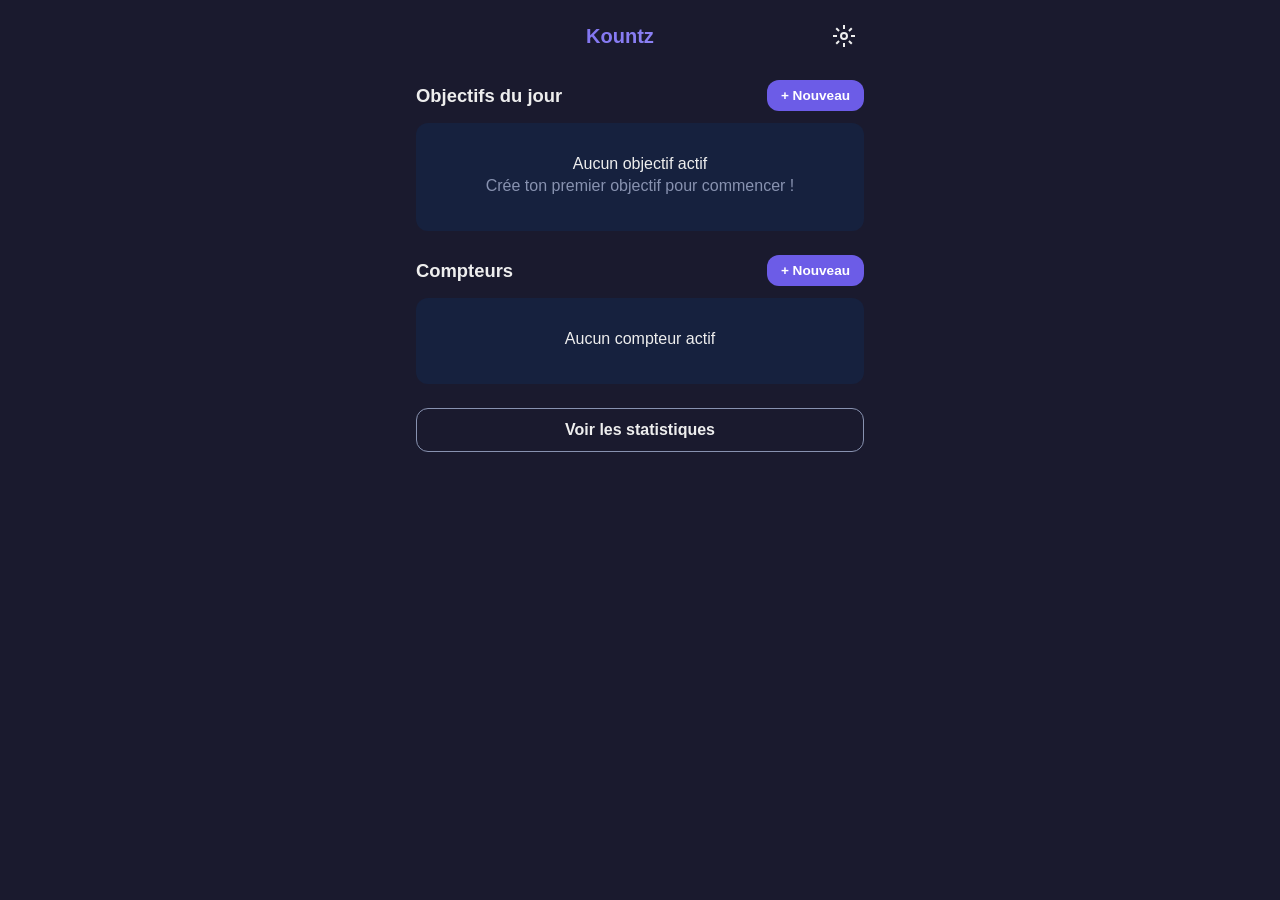
<file: index.html>
<!DOCTYPE html>
<html lang="fr">
<head>
  <meta charset="UTF-8">
  <meta name="viewport" content="width=device-width, initial-scale=1.0, viewport-fit=cover, user-scalable=no">
  <meta name="theme-color" content="#6C5CE7">
  <meta name="apple-mobile-web-app-capable" content="yes">
  <meta name="apple-mobile-web-app-status-bar-style" content="black-translucent">
  <meta name="description" content="Kountz - Comptage et suivi d'objectifs quotidiens">

  <title>Kountz</title>

  <link rel="manifest" href="manifest.json">
  <link rel="icon" type="image/svg+xml" href="icons/icon-192.svg">
  <link rel="apple-touch-icon" href="icons/icon-192.svg">

  <link rel="stylesheet" href="css/style.css">
</head>
<body>
  <div id="app">
    <!-- Le contenu est rendu dynamiquement par JavaScript -->
    <div style="display:flex;align-items:center;justify-content:center;min-height:80vh;flex-direction:column;gap:12px">
      <div style="font-size:3rem;font-weight:800;background:linear-gradient(135deg,#6C5CE7,#A29BFE);-webkit-background-clip:text;-webkit-text-fill-color:transparent;background-clip:text">Kountz</div>
      <div style="color:#8892b0">Chargement...</div>
    </div>
  </div>

  <!-- Scripts chargés dans l'ordre de dépendance -->
  <script src="js/store.js"></script>
  <script src="js/objectives.js"></script>
  <script src="js/counters.js"></script>
  <script src="js/timer.js"></script>
  <script src="js/stats.js"></script>
  <script src="js/ui.js"></script>
  <script src="js/app.js"></script>
</body>
</html>
</file>
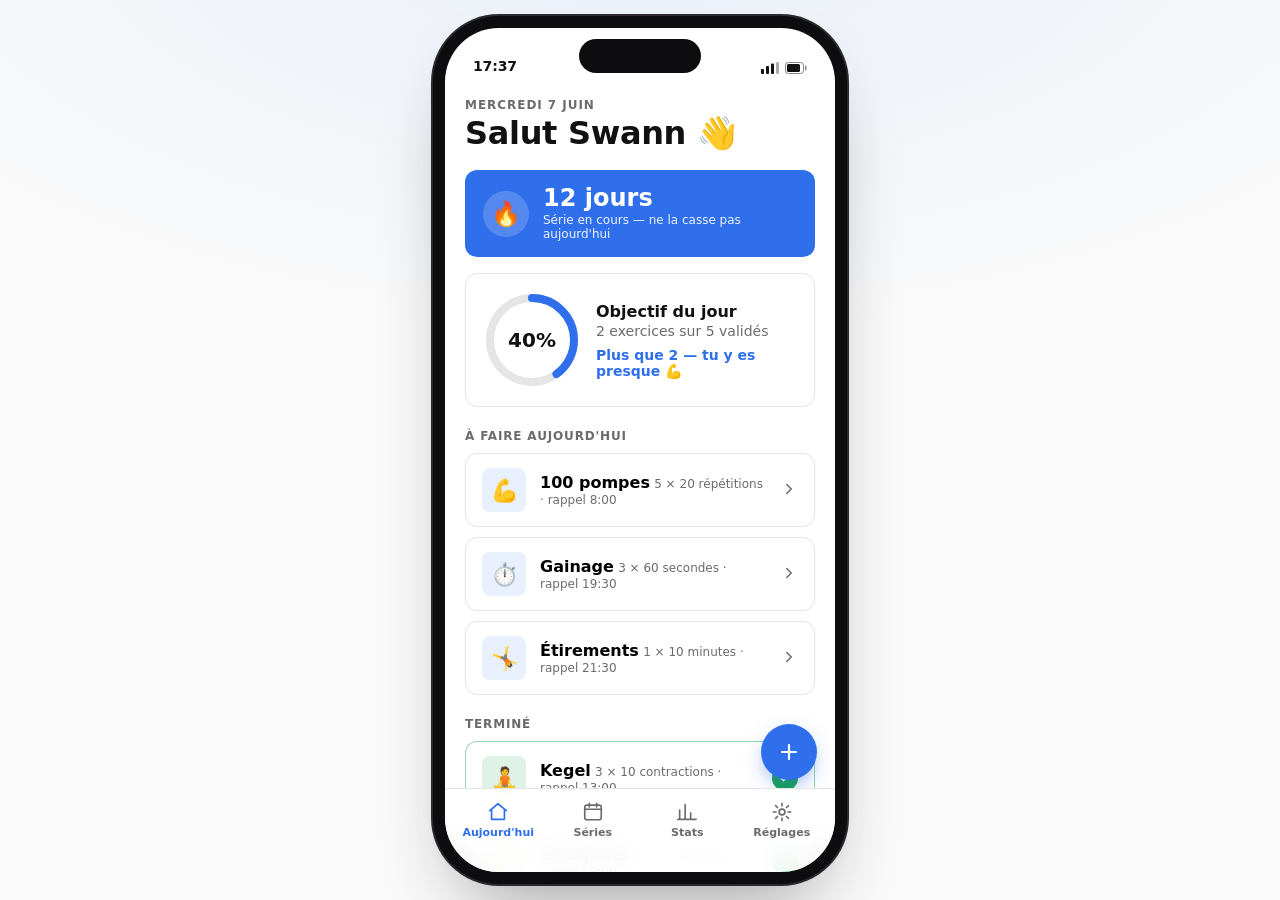
<file: Open design output/index.html>
<!doctype html>
<html lang="fr">
<head>
<meta charset="utf-8">
<meta name="viewport" content="width=device-width, initial-scale=1, viewport-fit=cover">
<meta name="theme-color" content="#2f6feb">
<title>Cadence — coach de rappels d'exercices</title>
<style>
/* ─── Neutral Modern tokens (verbatim :root contract) ─────────────── */
:root {
  --bg: #fafafa;
  --surface: #ffffff;
  --surface-warm: var(--surface);
  --fg: #111111;
  --fg-2: var(--fg);
  --muted: #6b6b6b;
  --meta: var(--muted);
  --border: #e5e5e5;
  --border-soft: var(--border);
  --accent: #2f6feb;
  --accent-on: #ffffff;
  --accent-hover: color-mix(in oklab, var(--accent), black 8%);
  --accent-active: color-mix(in oklab, var(--accent), black 14%);
  --success: #17a34a;
  --warn: #eab308;
  --danger: #dc2626;
  --font-display: "Inter", -apple-system, system-ui, sans-serif;
  --font-body: "Inter", -apple-system, system-ui, sans-serif;
  --font-mono: ui-monospace, "JetBrains Mono", monospace;
  --text-xs: 12px; --text-sm: 14px; --text-base: 16px; --text-lg: 20px;
  --text-xl: 24px; --text-2xl: 32px; --text-3xl: 48px; --text-4xl: 64px;
  --leading-body: 1.5; --leading-tight: 1.2; --tracking-display: -0.01em;
  --space-1: 4px; --space-2: 8px; --space-3: 12px; --space-4: 16px;
  --space-5: 20px; --space-6: 24px; --space-8: 32px; --space-12: 48px; --space-20: 80px;
  --radius-sm: 8px; --radius-md: 12px; --radius-lg: 16px; --radius-pill: 9999px;
  --elev-flat: none;
  --elev-ring: 0 0 0 1px var(--border);
  --elev-raised: 0 2px 8px color-mix(in oklab, var(--fg), transparent 92%);
  --focus-ring: 0 0 0 3px color-mix(in oklab, var(--accent), transparent 70%);
  --motion-fast: 150ms; --motion-base: 200ms; --ease-standard: cubic-bezier(0.2, 0, 0, 1);
}

* { margin: 0; padding: 0; box-sizing: border-box; }
html, body { height: 100%; }
body {
  font-family: var(--font-body);
  color: var(--fg);
  /* studio backdrop so the PWA reads as an installed phone app */
  background:
    radial-gradient(120% 80% at 50% -10%, color-mix(in oklab, var(--accent), transparent 92%), transparent 60%),
    var(--bg);
  display: flex; align-items: center; justify-content: center;
  min-height: 100dvh; padding: 24px;
  -webkit-font-smoothing: antialiased;
}

/* ─── Phone frame ─────────────────────────────────────────────────── */
.phone {
  position: relative;
  width: 390px; height: 844px;
  background: var(--surface);
  border-radius: 54px;
  box-shadow: 0 0 0 12px #0d0d0f, 0 0 0 14px #2a2a2e, 0 40px 80px -20px rgba(17,17,17,.45);
  overflow: hidden;
  display: flex; flex-direction: column;
}
.island {
  position: absolute; top: 11px; left: 50%; transform: translateX(-50%);
  width: 122px; height: 34px; background: #0d0d0f; border-radius: var(--radius-pill);
  z-index: 60;
}
.statusbar {
  height: 54px; flex: 0 0 54px; display: flex; align-items: flex-end;
  justify-content: space-between; padding: 0 28px 8px; font-size: 14px;
  font-weight: 600; letter-spacing: -0.01em; z-index: 50; color: var(--fg);
}
.statusbar .sb-right { display: flex; gap: 6px; align-items: center; }
.statusbar svg { display: block; }

/* ─── Screen plumbing ─────────────────────────────────────────────── */
.viewport { flex: 1; position: relative; overflow: hidden; }
.screen {
  position: absolute; inset: 0; overflow-y: auto; overscroll-behavior: contain;
  padding: 4px 20px 108px;
  opacity: 0; visibility: hidden; transform: translateY(8px);
  transition: opacity var(--motion-base) var(--ease-standard),
              transform var(--motion-base) var(--ease-standard), visibility var(--motion-base);
  -webkit-overflow-scrolling: touch;
}
.screen.active { opacity: 1; visibility: visible; transform: none; }
.screen::-webkit-scrollbar { width: 0; }

/* ─── Header ──────────────────────────────────────────────────────── */
.app-head { padding: 12px 0 18px; }
.app-head .eyebrow {
  font-size: var(--text-xs); font-weight: 600; text-transform: uppercase;
  letter-spacing: 0.08em; color: var(--muted);
}
.app-head h1 {
  font-size: var(--text-2xl); font-weight: 700; line-height: var(--leading-tight);
  letter-spacing: var(--tracking-display); margin-top: 2px;
}
.app-head .sub { color: var(--muted); font-size: var(--text-sm); margin-top: 4px; }
.row-between { display: flex; align-items: center; justify-content: space-between; }

/* ─── Cards ───────────────────────────────────────────────────────── */
.card {
  background: var(--surface); border: 1px solid var(--border);
  border-radius: var(--radius-md); padding: var(--space-5);
}
.card + .card { margin-top: 12px; }
.stack-3 > * + * { margin-top: var(--space-3); }
.stack-4 > * + * { margin-top: var(--space-4); }

/* ─── Streak banner ───────────────────────────────────────────────── */
.streak {
  background: var(--accent); color: var(--accent-on);
  border-radius: var(--radius-md); padding: 16px 18px;
  display: flex; align-items: center; gap: 14px; margin-bottom: 16px;
}
.streak .flame {
  width: 46px; height: 46px; flex: 0 0 46px; border-radius: var(--radius-pill);
  background: color-mix(in oklab, white, transparent 82%);
  display: grid; place-items: center; font-size: 24px;
}
.streak .big { font-size: var(--text-xl); font-weight: 700; line-height: 1; }
.streak .lbl { font-size: var(--text-xs); opacity: .92; margin-top: 3px; }
.streak .coach { font-size: var(--text-sm); font-weight: 500; }

/* ─── Daily progress ring ─────────────────────────────────────────── */
.today-card { display: flex; align-items: center; gap: 18px; }
.ring { --val: 0; position: relative; width: 92px; height: 92px; flex: 0 0 92px; }
.ring svg { transform: rotate(-90deg); }
.ring .track { stroke: var(--border); }
.ring .bar {
  stroke: var(--accent); stroke-linecap: round;
  stroke-dasharray: 264; stroke-dashoffset: calc(264 - 264 * var(--val) / 100);
  transition: stroke-dashoffset 600ms var(--ease-standard);
}
.ring .pct {
  position: absolute; inset: 0; display: grid; place-content: center;
  font-size: var(--text-lg); font-weight: 700; font-variant-numeric: tabular-nums;
}
.today-meta h3 { font-size: var(--text-base); font-weight: 600; }
.today-meta p { color: var(--muted); font-size: var(--text-sm); margin-top: 2px; }

/* ─── Exercise list item ──────────────────────────────────────────── */
.section-label {
  font-size: var(--text-xs); font-weight: 600; text-transform: uppercase;
  letter-spacing: 0.07em; color: var(--muted); margin: 22px 0 10px;
}
.ex {
  display: flex; align-items: center; gap: 14px; width: 100%; text-align: left;
  background: var(--surface); border: 1px solid var(--border);
  border-radius: var(--radius-md); padding: 14px 16px; cursor: pointer;
  font-family: inherit; transition: box-shadow var(--motion-fast) var(--ease-standard),
              border-color var(--motion-fast) var(--ease-standard);
}
.ex + .ex { margin-top: 10px; }
.ex:hover { box-shadow: var(--elev-raised); }
.ex:focus-visible { outline: none; box-shadow: var(--focus-ring); }
.ex.done { border-color: color-mix(in oklab, var(--success), transparent 55%); }
.ex .em {
  width: 44px; height: 44px; flex: 0 0 44px; border-radius: var(--radius-sm);
  display: grid; place-items: center; font-size: 22px;
  background: color-mix(in oklab, var(--accent), transparent 90%);
}
.ex.done .em { background: color-mix(in oklab, var(--success), transparent 86%); }
.ex .body { flex: 1; min-width: 0; }
.ex .body .name { font-weight: 600; font-size: var(--text-base); }
.ex .body .meta { color: var(--muted); font-size: var(--text-xs); margin-top: 2px; }
.ex .mini-track { height: 6px; border-radius: var(--radius-pill); background: var(--border); margin-top: 8px; overflow: hidden; }
.ex .mini-bar { height: 100%; background: var(--accent); border-radius: inherit; transition: width 400ms var(--ease-standard); }
.ex.done .mini-bar { background: var(--success); }
.ex .chev { color: var(--muted); flex: 0 0 auto; }
.check {
  width: 26px; height: 26px; flex: 0 0 26px; border-radius: var(--radius-pill);
  border: 2px solid var(--border); display: grid; place-items: center; color: #fff;
}
.ex.done .check { background: var(--success); border-color: var(--success); }

/* ─── Badges / pills ──────────────────────────────────────────────── */
.badge {
  display: inline-flex; align-items: center; gap: 5px; font-size: var(--text-xs);
  font-weight: 600; padding: 4px 10px; border-radius: var(--radius-pill);
  background: color-mix(in oklab, var(--accent), transparent 90%); color: var(--accent);
}
.badge.ok { background: color-mix(in oklab, var(--success), transparent 88%); color: var(--success); }
.badge.dot::before { content: ""; width: 6px; height: 6px; border-radius: 50%; background: currentColor; }

/* ─── Buttons ─────────────────────────────────────────────────────── */
.btn {
  font-family: inherit; font-size: var(--text-sm); font-weight: 600;
  border-radius: var(--radius-sm); padding: 12px 18px; cursor: pointer;
  border: 1px solid transparent; transition: background var(--motion-fast) var(--ease-standard),
              box-shadow var(--motion-fast) var(--ease-standard); width: 100%;
}
.btn:focus-visible { outline: none; box-shadow: var(--focus-ring); }
.btn-primary { background: var(--accent); color: var(--accent-on); }
.btn-primary:hover { background: var(--accent-hover); }
.btn-primary:active { background: var(--accent-active); }
.btn-ghost { background: var(--surface); border-color: var(--border); color: var(--fg); }
.btn-ghost:hover { background: var(--bg); }
.btn-success { background: var(--success); color: #fff; }

/* ─── Detail screen — big counter ─────────────────────────────────── */
.detail-top {
  display: flex; align-items: center; gap: 10px; padding: 12px 0 8px;
}
.icon-btn {
  width: 38px; height: 38px; border-radius: var(--radius-pill); border: 1px solid var(--border);
  background: var(--surface); display: grid; place-items: center; cursor: pointer; color: var(--fg);
}
.icon-btn:hover { background: var(--bg); }
.counter-card { text-align: center; padding: 24px 20px; }
.bigring { position: relative; width: 220px; height: 220px; margin: 8px auto 4px; }
.bigring svg { transform: rotate(-90deg); }
.bigring .track { stroke: var(--border); }
.bigring .bar {
  stroke: var(--accent); stroke-linecap: round; stroke-dasharray: 596;
  stroke-dashoffset: 596; transition: stroke-dashoffset 500ms var(--ease-standard);
}
.bigring .center { position: absolute; inset: 0; display: grid; place-content: center; }
.bigring .count { font-size: 56px; font-weight: 700; line-height: 1; font-variant-numeric: tabular-nums; letter-spacing: -0.02em; }
.bigring .of { color: var(--muted); font-size: var(--text-sm); margin-top: 6px; }
.coach-line { font-size: var(--text-sm); color: var(--accent); font-weight: 600; min-height: 20px; margin: 6px 0 4px; }

.series-row { display: flex; gap: 8px; justify-content: center; flex-wrap: wrap; margin: 16px 0 4px; }
.serie {
  width: 52px; height: 52px; border-radius: var(--radius-sm); border: 1px solid var(--border);
  background: var(--surface); font-family: inherit; font-weight: 700; font-size: var(--text-base);
  color: var(--muted); cursor: pointer; font-variant-numeric: tabular-nums;
  transition: all var(--motion-fast) var(--ease-standard);
}
.serie.done { background: var(--success); border-color: var(--success); color: #fff; }
.serie.current { border-color: var(--accent); color: var(--accent); box-shadow: var(--focus-ring); }
.tally { color: var(--muted); font-size: var(--text-xs); text-align: center; margin-top: 10px; }
.kpi-row { display: flex; gap: 10px; margin-top: 14px; }
.kpi { flex: 1; text-align: center; border: 1px solid var(--border); border-radius: var(--radius-md); padding: 12px 8px; }
.kpi .v { font-size: var(--text-lg); font-weight: 700; font-variant-numeric: tabular-nums; }
.kpi .k { font-size: var(--text-xs); color: var(--muted); margin-top: 2px; }

/* ─── Forms (création) ────────────────────────────────────────────── */
.field { display: block; }
.field + .field { margin-top: 16px; }
.field label { display: block; font-size: var(--text-sm); font-weight: 600; margin-bottom: 6px; }
.field .help { font-size: var(--text-xs); color: var(--muted); margin-top: 6px; }
.field input, .field select, .field textarea {
  width: 100%; font-family: inherit; font-size: var(--text-base); color: var(--fg);
  background: var(--surface); border: 1px solid var(--border); border-radius: var(--radius-sm);
  padding: 11px 12px; transition: border-color var(--motion-fast) var(--ease-standard),
              box-shadow var(--motion-fast) var(--ease-standard);
}
.field input:focus-visible, .field select:focus-visible, .field textarea:focus-visible {
  outline: none; border-color: var(--accent); box-shadow: var(--focus-ring);
}
.seg { display: flex; gap: 6px; background: var(--bg); border: 1px solid var(--border); border-radius: var(--radius-sm); padding: 4px; }
.seg button {
  flex: 1; font-family: inherit; font-size: var(--text-sm); font-weight: 600; color: var(--muted);
  background: transparent; border: none; border-radius: 6px; padding: 9px 4px; cursor: pointer;
}
.seg button.on { background: var(--surface); color: var(--fg); box-shadow: var(--elev-ring); }
.split { display: flex; gap: 10px; }
.split .field { flex: 1; }
.computed {
  background: color-mix(in oklab, var(--accent), transparent 93%); border: 1px solid color-mix(in oklab, var(--accent), transparent 80%);
  border-radius: var(--radius-md); padding: 14px 16px; font-size: var(--text-sm);
}
.computed b { color: var(--accent); }
.days { display: flex; gap: 6px; }
.day-chip {
  flex: 1; aspect-ratio: 1; border: 1px solid var(--border); background: var(--surface);
  border-radius: var(--radius-sm); font-family: inherit; font-weight: 600; font-size: var(--text-sm);
  color: var(--muted); cursor: pointer;
}
.day-chip.on { background: var(--accent); border-color: var(--accent); color: #fff; }
.time-list { }
.time-chip {
  display: inline-flex; align-items: center; gap: 8px; font-variant-numeric: tabular-nums;
  font-weight: 600; font-size: var(--text-sm); background: var(--surface); border: 1px solid var(--border);
  border-radius: var(--radius-pill); padding: 8px 8px 8px 14px; margin: 0 8px 8px 0;
}
.time-chip button { border: none; background: var(--bg); width: 22px; height: 22px; border-radius: 50%; cursor: pointer; color: var(--muted); font-size: 14px; line-height: 1; }

/* ─── Calendar ────────────────────────────────────────────────────── */
.cal-head { display: grid; grid-template-columns: repeat(7,1fr); gap: 6px; margin-bottom: 8px; }
.cal-head span { text-align: center; font-size: var(--text-xs); color: var(--muted); font-weight: 600; }
.cal-grid { display: grid; grid-template-columns: repeat(7,1fr); gap: 6px; }
.cal-day {
  aspect-ratio: 1; border-radius: var(--radius-sm); display: grid; place-content: center;
  font-size: var(--text-sm); font-variant-numeric: tabular-nums; color: var(--fg); position: relative;
  background: var(--bg); border: 1px solid transparent;
}
.cal-day.empty { background: transparent; }
.cal-day.full { background: var(--success); color: #fff; font-weight: 600; }
.cal-day.partial { background: color-mix(in oklab, var(--success), transparent 70%); color: var(--fg); }
.cal-day.miss { background: var(--surface); border-color: var(--border); color: var(--muted); }
.cal-day.today { box-shadow: var(--focus-ring); font-weight: 700; }
.legend { display: flex; gap: 16px; margin-top: 14px; font-size: var(--text-xs); color: var(--muted); }
.legend i { width: 12px; height: 12px; border-radius: 3px; display: inline-block; vertical-align: -1px; margin-right: 5px; }

/* ─── Stats bars ──────────────────────────────────────────────────── */
.bars { display: flex; align-items: flex-end; gap: 8px; height: 140px; padding-top: 8px; }
.bars .b { flex: 1; display: flex; flex-direction: column; align-items: center; gap: 6px; height: 100%; justify-content: flex-end; }
.bars .b .col { width: 100%; max-width: 26px; border-radius: 6px 6px 0 0; background: var(--accent); transition: height 500ms var(--ease-standard); }
.bars .b.low .col { background: color-mix(in oklab, var(--accent), transparent 55%); }
.bars .b .d { font-size: 11px; color: var(--muted); }
.statline { display: flex; align-items: center; gap: 12px; }
.statline .num { font-size: var(--text-2xl); font-weight: 700; letter-spacing: var(--tracking-display); font-variant-numeric: tabular-nums; }
.statline .num small { font-size: var(--text-base); color: var(--muted); font-weight: 600; }
.prog { }
.prog .row-between { font-size: var(--text-sm); margin-bottom: 6px; }
.prog .pt { height: 8px; border-radius: var(--radius-pill); background: var(--border); overflow: hidden; }
.prog .pb { height: 100%; border-radius: inherit; background: var(--accent); }

/* ─── Settings ────────────────────────────────────────────────────── */
.list { background: var(--surface); border: 1px solid var(--border); border-radius: var(--radius-md); overflow: hidden; }
.list-item { display: flex; align-items: center; gap: 12px; padding: 14px 16px; }
.list-item + .list-item { border-top: 1px solid var(--border); }
.list-item .li-body { flex: 1; }
.list-item .li-body .t { font-weight: 600; font-size: var(--text-sm); }
.list-item .li-body .d { color: var(--muted); font-size: var(--text-xs); margin-top: 1px; }
.switch { position: relative; width: 46px; height: 28px; flex: 0 0 46px; }
.switch input { position: absolute; opacity: 0; width: 100%; height: 100%; margin: 0; cursor: pointer; }
.switch .slot { position: absolute; inset: 0; background: var(--border); border-radius: var(--radius-pill); transition: background var(--motion-fast) var(--ease-standard); }
.switch .knob { position: absolute; top: 3px; left: 3px; width: 22px; height: 22px; background: #fff; border-radius: 50%; box-shadow: var(--elev-raised); transition: transform var(--motion-fast) var(--ease-standard); }
.switch input:checked + .slot { background: var(--success); }
.switch input:checked + .slot + .knob { transform: translateX(18px); }
.switch input:focus-visible + .slot { box-shadow: var(--focus-ring); }
.li-time { font-variant-numeric: tabular-nums; font-weight: 600; font-size: var(--text-sm); color: var(--accent); }

/* ─── FAB ─────────────────────────────────────────────────────────── */
.fab {
  position: absolute; right: 18px; bottom: 92px; z-index: 40;
  width: 56px; height: 56px; border-radius: var(--radius-pill); border: none;
  background: var(--accent); color: #fff; cursor: pointer;
  box-shadow: 0 8px 20px -4px color-mix(in oklab, var(--accent), transparent 50%);
  display: grid; place-items: center; transition: background var(--motion-fast) var(--ease-standard), transform var(--motion-fast);
}
.fab:hover { background: var(--accent-hover); }
.fab:active { transform: scale(.94); }

/* ─── Bottom tab bar ──────────────────────────────────────────────── */
.tabbar {
  position: absolute; left: 0; right: 0; bottom: 0; z-index: 50;
  height: 84px; background: color-mix(in oklab, var(--surface), transparent 8%);
  backdrop-filter: blur(12px); border-top: 1px solid var(--border);
  display: grid; grid-template-columns: repeat(4, 1fr); padding: 8px 6px 20px;
}
.tab {
  background: none; border: none; cursor: pointer; font-family: inherit;
  display: flex; flex-direction: column; align-items: center; gap: 3px;
  color: var(--muted); font-size: 11px; font-weight: 600; padding: 4px 0;
}
.tab svg { display: block; }
.tab.on { color: var(--accent); }
.toast {
  position: absolute; left: 50%; bottom: 104px; transform: translate(-50%, 16px);
  background: var(--fg); color: #fff; font-size: var(--text-sm); font-weight: 500;
  padding: 11px 18px; border-radius: var(--radius-pill); z-index: 70; white-space: nowrap;
  opacity: 0; pointer-events: none; transition: opacity var(--motion-base), transform var(--motion-base);
  box-shadow: var(--elev-raised);
}
.toast.show { opacity: 1; transform: translate(-50%, 0); }

.hint { text-align: center; color: var(--muted); font-size: 12px; margin-top: 18px; }
@media (max-width: 440px) {
  body { padding: 0; }
  .phone { width: 100vw; height: 100dvh; border-radius: 0; box-shadow: none; }
  .island { display: none; }
}
</style>
</head>
<body>
<div class="phone" role="application" aria-label="Cadence, application de rappels d'exercices">
  <div class="island" aria-hidden="true"></div>
  <div class="statusbar">
    <span id="clock">8:42</span>
    <span class="sb-right" aria-hidden="true">
      <svg width="18" height="12" viewBox="0 0 18 12"><rect x="0" y="7" width="3" height="5" rx="1" fill="currentColor"/><rect x="5" y="4" width="3" height="8" rx="1" fill="currentColor"/><rect x="10" y="1.5" width="3" height="10.5" rx="1" fill="currentColor"/><rect x="15" y="0" width="3" height="12" rx="1" fill="currentColor" opacity=".35"/></svg>
      <svg width="22" height="12" viewBox="0 0 22 12"><rect x="0.5" y="0.5" width="18" height="11" rx="3" fill="none" stroke="currentColor" opacity=".5"/><rect x="2" y="2" width="13" height="8" rx="1.5" fill="currentColor"/><rect x="20" y="3.5" width="1.5" height="5" rx="1" fill="currentColor" opacity=".5"/></svg>
    </span>
  </div>

  <div class="viewport">
    <!-- ════════ ÉCRAN : ACCUEIL ════════ -->
    <section class="screen active" id="s-home" data-od-id="home">
      <div class="app-head row-between">
        <div>
          <p class="eyebrow">Mercredi 7 juin</p>
          <h1>Salut Swann 👋</h1>
        </div>
      </div>

      <div class="streak">
        <div class="flame">🔥</div>
        <div style="flex:1">
          <div class="big">12 jours</div>
          <div class="lbl">Série en cours — ne la casse pas aujourd'hui</div>
        </div>
      </div>

      <div class="card today-card">
        <div class="ring" id="dayRing" style="--val:60">
          <svg width="92" height="92"><circle class="track" cx="46" cy="46" r="42" fill="none" stroke-width="8"/><circle class="bar" cx="46" cy="46" r="42" fill="none" stroke-width="8"/></svg>
          <span class="pct" id="dayPct">60%</span>
        </div>
        <div class="today-meta">
          <h3>Objectif du jour</h3>
          <p id="dayMeta">3 exercices sur 5 validés</p>
          <p class="coach" style="color:var(--accent);font-weight:600;font-size:var(--text-sm);margin-top:8px">Plus que 2 — tu y es presque 💪</p>
        </div>
      </div>

      <h2 class="section-label">À faire aujourd'hui</h2>
      <div id="exList"></div>

      <h2 class="section-label">Terminé</h2>
      <div id="doneList"></div>
    </section>

    <!-- ════════ ÉCRAN : DÉTAIL EXERCICE ════════ -->
    <section class="screen" id="s-detail" data-od-id="detail">
      <div class="detail-top">
        <button class="icon-btn" onclick="go('home')" aria-label="Retour">
          <svg width="18" height="18" viewBox="0 0 24 24" fill="none"><path d="M15 18l-6-6 6-6" stroke="currentColor" stroke-width="2" stroke-linecap="round" stroke-linejoin="round"/></svg>
        </button>
        <div style="flex:1">
          <div style="font-weight:700;font-size:var(--text-lg)" id="dName">100 pompes</div>
          <div style="color:var(--muted);font-size:var(--text-xs)" id="dSub">5 séries de 20 · répétitions</div>
        </div>
        <span class="badge dot" id="dBadge">Rappel 8:00</span>
      </div>

      <div class="card counter-card">
        <div class="bigring">
          <svg width="220" height="220"><circle class="track" cx="110" cy="110" r="95" fill="none" stroke-width="14"/><circle class="bar" id="bigBar" cx="110" cy="110" r="95" fill="none" stroke-width="14"/></svg>
          <div class="center">
            <div class="count"><span id="cNow">0</span></div>
            <div class="of">/ <span id="cGoal">100</span> répétitions</div>
          </div>
        </div>
        <div class="coach-line" id="coachLine">Prêt ? Lance ta première série 🚀</div>

        <div class="series-row" id="seriesRow"></div>
        <div class="tally" id="tally">0 série terminée · 5 restantes</div>

        <div style="margin-top:18px" class="stack-3">
          <button class="btn btn-primary" id="addSerieBtn" onclick="completeSerie()">+ Valider une série de 20</button>
          <button class="btn btn-ghost" onclick="resetExercise()">Réinitialiser</button>
        </div>

        <div class="kpi-row">
          <div class="kpi"><div class="v" id="kSeries">0/5</div><div class="k">Séries</div></div>
          <div class="kpi"><div class="v">2:30</div><div class="k">Repos conseillé</div></div>
          <div class="kpi"><div class="v">🔥 12</div><div class="k">Série jours</div></div>
        </div>
      </div>
    </section>

    <!-- ════════ ÉCRAN : CRÉATION RAPPEL ════════ -->
    <section class="screen" id="s-create" data-od-id="create">
      <div class="detail-top">
        <button class="icon-btn" onclick="go('home')" aria-label="Fermer">
          <svg width="16" height="16" viewBox="0 0 24 24" fill="none"><path d="M18 6L6 18M6 6l12 12" stroke="currentColor" stroke-width="2" stroke-linecap="round"/></svg>
        </button>
        <div style="flex:1"><div style="font-weight:700;font-size:var(--text-lg)">Nouveau rappel</div></div>
      </div>

      <div class="card stack-4">
        <div class="field">
          <label for="fName">Nom de l'exercice</label>
          <input id="fName" type="text" placeholder="ex. 100 pompes" value="100 pompes">
        </div>

        <div class="field">
          <label>Type d'objectif</label>
          <div class="seg" id="typeSeg">
            <button class="on" data-type="reps">Répétitions</button>
            <button data-type="time">Durée</button>
            <button data-type="kegel">Kegel</button>
          </div>
        </div>

        <div class="split">
          <div class="field">
            <label for="fGoal">Objectif / jour</label>
            <input id="fGoal" type="number" value="100" min="1" inputmode="numeric">
          </div>
          <div class="field">
            <label for="fSets">Nb de séries</label>
            <input id="fSets" type="number" value="5" min="1" inputmode="numeric">
          </div>
        </div>

        <div class="computed" id="computed">Découpage : <b>5 séries de 20 répétitions</b> pour atteindre 100/jour.</div>
      </div>

      <div class="card stack-4" style="margin-top:12px">
        <div class="field">
          <label>Jours de répétition</label>
          <div class="days" id="daysRow">
            <button class="day-chip on">L</button><button class="day-chip on">M</button>
            <button class="day-chip on">M</button><button class="day-chip on">J</button>
            <button class="day-chip on">V</button><button class="day-chip">S</button>
            <button class="day-chip">D</button>
          </div>
        </div>

        <div class="field">
          <label>Heures de rappel</label>
          <div class="time-list" id="timeList">
            <span class="time-chip">08:00 <button onclick="this.parentElement.remove()" aria-label="Retirer">×</button></span>
            <span class="time-chip">13:00 <button onclick="this.parentElement.remove()" aria-label="Retirer">×</button></span>
            <span class="time-chip">19:30 <button onclick="this.parentElement.remove()" aria-label="Retirer">×</button></span>
          </div>
          <div class="split" style="margin-top:6px">
            <div class="field" style="margin:0"><input id="fTime" type="time" value="21:00"></div>
            <button class="btn btn-ghost" style="width:auto;white-space:nowrap" onclick="addTime()">+ Ajouter</button>
          </div>
          <p class="help">Une notification poussée sera envoyée à chaque horaire les jours actifs.</p>
        </div>
      </div>

      <div style="margin-top:16px" class="stack-3">
        <button class="btn btn-primary" onclick="saveReminder()">Créer le rappel</button>
        <button class="btn btn-ghost" onclick="go('home')">Annuler</button>
      </div>
    </section>

    <!-- ════════ ÉCRAN : CALENDRIER / STREAKS ════════ -->
    <section class="screen" id="s-calendar" data-od-id="calendar">
      <div class="app-head">
        <p class="eyebrow">Historique</p>
        <h1>Tes séries</h1>
      </div>

      <div class="card row-between" style="align-items:center">
        <div>
          <div style="font-size:var(--text-2xl);font-weight:700;letter-spacing:-0.01em">🔥 12</div>
          <div style="color:var(--muted);font-size:var(--text-xs)">jours d'affilée</div>
        </div>
        <div style="text-align:right">
          <div style="font-size:var(--text-lg);font-weight:700">28</div>
          <div style="color:var(--muted);font-size:var(--text-xs)">record perso</div>
        </div>
      </div>

      <div class="card" style="margin-top:12px">
        <div class="row-between" style="margin-bottom:14px">
          <strong style="font-size:var(--text-base)">Juin 2026</strong>
          <span class="badge ok dot">21 jours validés</span>
        </div>
        <div class="cal-head"><span>L</span><span>M</span><span>M</span><span>J</span><span>V</span><span>S</span><span>D</span></div>
        <div class="cal-grid" id="calGrid"></div>
        <div class="legend">
          <span><i style="background:var(--success)"></i>Objectif atteint</span>
          <span><i style="background:color-mix(in oklab,var(--success),transparent 70%)"></i>Partiel</span>
          <span><i style="background:var(--surface);box-shadow:var(--elev-ring)"></i>Manqué</span>
        </div>
      </div>

      <div class="card" style="margin-top:12px">
        <div style="font-weight:600;font-size:var(--text-sm);margin-bottom:4px">Récompense en vue 🏅</div>
        <p style="color:var(--muted);font-size:var(--text-sm)">Encore <b style="color:var(--accent)">3 jours</b> pour débloquer le badge « 15 jours sans faute ».</p>
      </div>
    </section>

    <!-- ════════ ÉCRAN : STATISTIQUES ════════ -->
    <section class="screen" id="s-stats" data-od-id="stats">
      <div class="app-head">
        <p class="eyebrow">Progression</p>
        <h1>Statistiques</h1>
      </div>

      <div class="card">
        <div class="row-between" style="margin-bottom:6px">
          <strong style="font-size:var(--text-base)">Répétitions / jour</strong>
          <span class="badge ok">+18% vs sem. dernière</span>
        </div>
        <div class="bars" id="bars"></div>
      </div>

      <div class="split" style="margin-top:12px;gap:12px">
        <div class="card" style="flex:1">
          <div class="statline"><span class="num">2 940</span></div>
          <div style="color:var(--muted);font-size:var(--text-xs);margin-top:2px">pompes ce mois-ci</div>
        </div>
        <div class="card" style="flex:1">
          <div class="statline"><span class="num">86<small>%</small></span></div>
          <div style="color:var(--muted);font-size:var(--text-xs);margin-top:2px">taux de réussite</div>
        </div>
      </div>

      <div class="card" style="margin-top:12px">
        <div style="font-weight:600;font-size:var(--text-sm);margin-bottom:14px">Par exercice — ce mois</div>
        <div class="prog stack-4">
          <div>
            <div class="row-between"><span>100 pompes</span><span style="color:var(--muted)">26/30 j</span></div>
            <div class="pt"><div class="pb" style="width:87%"></div></div>
          </div>
          <div>
            <div class="row-between"><span>Kegel</span><span style="color:var(--muted)">29/30 j</span></div>
            <div class="pt"><div class="pb" style="width:97%;background:var(--success)"></div></div>
          </div>
          <div>
            <div class="row-between"><span>Gainage 3 min</span><span style="color:var(--muted)">19/30 j</span></div>
            <div class="pt"><div class="pb" style="width:63%;background:var(--warn)"></div></div>
          </div>
        </div>
      </div>
    </section>

    <!-- ════════ ÉCRAN : RÉGLAGES ════════ -->
    <section class="screen" id="s-settings" data-od-id="settings">
      <div class="app-head">
        <p class="eyebrow">Compte</p>
        <h1>Réglages</h1>
      </div>

      <h2 class="section-label">Notifications</h2>
      <div class="list">
        <div class="list-item">
          <div class="li-body"><div class="t">Rappels poussés</div><div class="d">Notifications aux heures programmées</div></div>
          <label class="switch"><input type="checkbox" checked><span class="slot"></span><span class="knob"></span></label>
        </div>
        <div class="list-item">
          <div class="li-body"><div class="t">Alerte « série en danger »</div><div class="d">Si rien validé avant 20:00</div></div>
          <label class="switch"><input type="checkbox" checked><span class="slot"></span><span class="knob"></span></label>
        </div>
        <div class="list-item">
          <div class="li-body"><div class="t">Encouragements du coach</div><div class="d">Messages motivants à la validation</div></div>
          <label class="switch"><input type="checkbox" checked><span class="slot"></span><span class="knob"></span></label>
        </div>
        <div class="list-item">
          <div class="li-body"><div class="t">Son & vibration</div></div>
          <label class="switch"><input type="checkbox"><span class="slot"></span><span class="knob"></span></label>
        </div>
      </div>

      <h2 class="section-label">Plage horaire</h2>
      <div class="list">
        <div class="list-item"><div class="li-body"><div class="t">Premier rappel</div></div><span class="li-time">08:00</span></div>
        <div class="list-item"><div class="li-body"><div class="t">Dernier rappel</div></div><span class="li-time">21:00</span></div>
        <div class="list-item">
          <div class="li-body"><div class="t">Mode « ne pas déranger » nuit</div><div class="d">22:30 – 07:00</div></div>
          <label class="switch"><input type="checkbox" checked><span class="slot"></span><span class="knob"></span></label>
        </div>
      </div>

      <h2 class="section-label">Application</h2>
      <div class="list">
        <div class="list-item"><div class="li-body"><div class="t">Installer sur l'écran d'accueil</div><div class="d">Accès plein écran, hors-ligne</div></div><span class="badge dot">PWA</span></div>
        <div class="list-item"><div class="li-body"><div class="t">Objectif hebdomadaire</div></div><span class="li-time">5 jours / 7</span></div>
        <div class="list-item"><div class="li-body"><div class="t">Unités</div></div><span class="li-time">Répétitions</span></div>
      </div>
      <p class="hint">Cadence v0.1 — prototype</p>
    </section>

    <button class="fab" id="fab" onclick="go('create')" aria-label="Nouveau rappel">
      <svg width="24" height="24" viewBox="0 0 24 24" fill="none"><path d="M12 5v14M5 12h14" stroke="currentColor" stroke-width="2.2" stroke-linecap="round"/></svg>
    </button>
  </div>

  <div class="toast" id="toast"></div>

  <nav class="tabbar" id="tabbar">
    <button class="tab on" data-screen="home">
      <svg width="22" height="22" viewBox="0 0 24 24" fill="none"><path d="M3 10.5L12 3l9 7.5M5 9.5V20h14V9.5" stroke="currentColor" stroke-width="1.8" stroke-linecap="round" stroke-linejoin="round"/></svg>
      Aujourd'hui
    </button>
    <button class="tab" data-screen="calendar">
      <svg width="22" height="22" viewBox="0 0 24 24" fill="none"><rect x="3" y="4.5" width="18" height="16" rx="2.5" stroke="currentColor" stroke-width="1.8"/><path d="M3 9h18M8 2.5v4M16 2.5v4" stroke="currentColor" stroke-width="1.8" stroke-linecap="round"/></svg>
      Séries
    </button>
    <button class="tab" data-screen="stats">
      <svg width="22" height="22" viewBox="0 0 24 24" fill="none"><path d="M4 20V10M10 20V4M16 20v-7M22 20H2" stroke="currentColor" stroke-width="1.8" stroke-linecap="round"/></svg>
      Stats
    </button>
    <button class="tab" data-screen="settings">
      <svg width="22" height="22" viewBox="0 0 24 24" fill="none"><circle cx="12" cy="12" r="3.2" stroke="currentColor" stroke-width="1.8"/><path d="M12 2.5v3M12 18.5v3M2.5 12h3M18.5 12h3M5 5l2.1 2.1M16.9 16.9 19 19M19 5l-2.1 2.1M7.1 16.9 5 19" stroke="currentColor" stroke-width="1.8" stroke-linecap="round"/></svg>
      Réglages
    </button>
  </nav>
</div>

<script>
/* ───────── Données de démonstration ───────── */
const EXERCISES = [
  { id: 'pompes', name: '100 pompes', emoji: '💪', goal: 100, sets: 5, per: 20, unit: 'répétitions', done: 0, reminder: '8:00' },
  { id: 'kegel',  name: 'Kegel',      emoji: '🧘', goal: 30,  sets: 3, per: 10, unit: 'contractions', done: 30, reminder: '13:00' },
  { id: 'gainage',name: 'Gainage',    emoji: '⏱️', goal: 180, sets: 3, per: 60, unit: 'secondes',     done: 0,  reminder: '19:30' },
  { id: 'squats', name: '50 squats',  emoji: '🦵', goal: 50,  sets: 5, per: 10, unit: 'répétitions',  done: 50, reminder: '18:00' },
  { id: 'etire',  name: 'Étirements', emoji: '🤸', goal: 10,  sets: 1, per: 10, unit: 'minutes',      done: 0,  reminder: '21:30' },
];

const COACH_MSGS = [
  'Belle série ! Encore un effort 🔥', 'Tu tiens le rythme 💪', 'Régularité = résultats. Continue !',
  'Excellent ! La prochaine est pour toi 🚀', 'Chaque série compte. Bravo 👏'
];

/* ───────── Navigation entre écrans ───────── */
const TAB_SCREENS = ['home','calendar','stats','settings'];
function go(screen){
  document.querySelectorAll('.screen').forEach(s => s.classList.remove('active'));
  document.getElementById('s-' + screen).classList.add('active');
  document.querySelectorAll('.screen')[0].parentElement.scrollTop = 0;
  document.getElementById('s-' + screen).scrollTop = 0;
  document.querySelectorAll('.tab').forEach(t => t.classList.toggle('on', t.dataset.screen === screen));
  // FAB visible only on app tabs, not in forms/detail
  document.getElementById('fab').style.display = (screen === 'create' || screen === 'detail') ? 'none' : 'grid';
  try { localStorage.setItem('cadence.screen', screen); } catch(e){}
}
document.querySelectorAll('.tab').forEach(t => t.addEventListener('click', () => go(t.dataset.screen)));

/* ───────── Toast ───────── */
let toastT;
function toast(msg){
  const el = document.getElementById('toast');
  el.textContent = msg; el.classList.add('show');
  clearTimeout(toastT); toastT = setTimeout(() => el.classList.remove('show'), 2200);
}

/* ───────── Accueil : rendu des listes ───────── */
function exTemplate(ex){
  const pct = Math.round(ex.done / ex.goal * 100);
  const isDone = ex.done >= ex.goal;
  const setsDone = Math.round(ex.done / ex.per);
  return `<button class="ex ${isDone?'done':''}" onclick="openExercise('${ex.id}')">
    <span class="em">${ex.emoji}</span>
    <span class="body">
      <span class="name">${ex.name}</span>
      <span class="meta">${ex.sets} × ${ex.per} ${ex.unit} · rappel ${ex.reminder}</span>
      <span class="mini-track"><span class="mini-bar" style="width:${pct}%"></span></span>
    </span>
    ${isDone
      ? `<span class="check"><svg width="14" height="14" viewBox="0 0 24 24" fill="none"><path d="M5 12l4.5 4.5L19 7" stroke="currentColor" stroke-width="2.6" stroke-linecap="round" stroke-linejoin="round"/></svg></span>`
      : `<span class="chev"><svg width="18" height="18" viewBox="0 0 24 24" fill="none"><path d="M9 6l6 6-6 6" stroke="currentColor" stroke-width="2" stroke-linecap="round" stroke-linejoin="round"/></svg></span>`}
  </button>`;
}
function renderHome(){
  const todo = EXERCISES.filter(e => e.done < e.goal);
  const done = EXERCISES.filter(e => e.done >= e.goal);
  document.getElementById('exList').innerHTML = todo.map(exTemplate).join('') || '<div class="card" style="text-align:center;color:var(--muted)">Tout est validé pour aujourd\'hui 🎉</div>';
  document.getElementById('doneList').innerHTML = done.map(exTemplate).join('') || '<div class="card" style="text-align:center;color:var(--muted)">Rien encore — au boulot 💪</div>';
  const total = EXERCISES.length, completed = done.length;
  const pct = Math.round(completed / total * 100);
  document.getElementById('dayRing').style.setProperty('--val', pct);
  document.getElementById('dayPct').textContent = pct + '%';
  document.getElementById('dayMeta').textContent = `${completed} exercices sur ${total} validés`;
}

/* ───────── Détail exercice + compteur ───────── */
let current = null;
function openExercise(id){
  current = EXERCISES.find(e => e.id === id);
  document.getElementById('dName').textContent = current.name;
  document.getElementById('dSub').textContent = `${current.sets} séries de ${current.per} · ${current.unit}`;
  document.getElementById('dBadge').textContent = 'Rappel ' + current.reminder;
  document.getElementById('cGoal').textContent = current.goal;
  document.getElementById('addSerieBtn').textContent = `+ Valider une série de ${current.per}`;
  renderDetail();
  go('detail');
}
function renderDetail(){
  const setsDone = Math.round(current.done / current.per);
  document.getElementById('cNow').textContent = current.done;
  const circ = 596;
  document.getElementById('bigBar').style.strokeDashoffset = circ - circ * Math.min(current.done/current.goal,1);
  // séries chips
  let chips = '';
  for (let i = 0; i < current.sets; i++){
    const cls = i < setsDone ? 'done' : (i === setsDone ? 'current' : '');
    chips += `<button class="serie ${cls}" onclick="setSerie(${i+1})">${i+1}</button>`;
  }
  document.getElementById('seriesRow').innerHTML = chips;
  const left = current.sets - setsDone;
  document.getElementById('tally').textContent = `${setsDone} série${setsDone>1?'s':''} terminée${setsDone>1?'s':''} · ${left} restante${left>1?'s':''}`;
  document.getElementById('kSeries').textContent = `${setsDone}/${current.sets}`;
  const done = current.done >= current.goal;
  document.getElementById('addSerieBtn').style.display = done ? 'none' : 'block';
  document.getElementById('coachLine').textContent = done
    ? 'Objectif atteint ! Série préservée 🔥'
    : (setsDone === 0 ? 'Prêt ? Lance ta première série 🚀' : COACH_MSGS[setsDone % COACH_MSGS.length]);
}
function completeSerie(){
  const setsDone = Math.round(current.done / current.per);
  setSerie(setsDone + 1);
}
function setSerie(n){
  current.done = Math.min(n * current.per, current.goal);
  renderDetail(); renderHome();
  if (current.done >= current.goal){ toast(current.name + ' validé ! 🔥 Série conservée'); }
}
function resetExercise(){ current.done = 0; renderDetail(); renderHome(); }

/* ───────── Création : type + découpage calculé ───────── */
let curType = 'reps';
document.querySelectorAll('#typeSeg button').forEach(b => b.addEventListener('click', () => {
  document.querySelectorAll('#typeSeg button').forEach(x => x.classList.remove('on'));
  b.classList.add('on'); curType = b.dataset.type; recompute();
}));
['fGoal','fSets'].forEach(id => document.getElementById(id).addEventListener('input', recompute));
function recompute(){
  const goal = +document.getElementById('fGoal').value || 0;
  const sets = +document.getElementById('fSets').value || 1;
  const per = Math.round(goal / sets);
  const unit = curType === 'time' ? 'secondes' : curType === 'kegel' ? 'contractions' : 'répétitions';
  document.getElementById('computed').innerHTML =
    `Découpage : <b>${sets} série${sets>1?'s':''} de ${per} ${unit}</b> pour atteindre ${goal}/jour.`;
}
document.querySelectorAll('#daysRow .day-chip').forEach(c => c.addEventListener('click', () => c.classList.toggle('on')));
function addTime(){
  const v = document.getElementById('fTime').value; if(!v) return;
  const chip = document.createElement('span');
  chip.className = 'time-chip';
  chip.innerHTML = `${v} <button aria-label="Retirer">×</button>`;
  chip.querySelector('button').onclick = () => chip.remove();
  document.getElementById('timeList').appendChild(chip);
}
function saveReminder(){
  const name = document.getElementById('fName').value || 'Nouvel exercice';
  toast('Rappel « ' + name + ' » créé ✅');
  setTimeout(() => go('home'), 700);
}

/* ───────── Calendrier (Juin 2026, commence un lundi) ───────── */
function renderCalendar(){
  // Juin 2026 : le 1er tombe un lundi → pas de case vide en tête ; 30 jours.
  // Le 7 juin est "aujourd'hui" (partiel, 60%). Au-delà = jours futurs (non faits).
  let html = '';
  for (let d = 1; d <= 30; d++){
    let st;
    if (d > 7) st = 'miss';            // futur
    else if (d === 3) st = 'miss';     // jour manqué
    else if (d === 6 || d === 7) st = 'partial';
    else st = 'full';                  // objectif atteint
    html += `<div class="cal-day ${st} ${d === 7 ? 'today' : ''}">${d}</div>`;
  }
  document.getElementById('calGrid').innerHTML = html;
}

/* ───────── Stats : barres semaine ───────── */
function renderBars(){
  const data = [80,100,60,100,100,40,60]; // % objectif/jour
  const days = ['L','M','M','J','V','S','D'];
  document.getElementById('bars').innerHTML = data.map((v,i) =>
    `<div class="b ${v<70?'low':''}"><div class="col" style="height:${v}%"></div><div class="d">${days[i]}</div></div>`
  ).join('');
}

/* ───────── Horloge live ───────── */
function tick(){
  const d = new Date();
  document.getElementById('clock').textContent = d.getHours() + ':' + String(d.getMinutes()).padStart(2,'0');
}

/* ───────── Init ───────── */
renderHome(); renderCalendar(); renderBars(); tick();
setInterval(tick, 30000);
let last = 'home';
try { last = localStorage.getItem('cadence.screen') || 'home'; } catch(e){}
if (last === 'detail' || last === 'create') last = 'home';
go(last);
</script>
</body>
</html>
</file>
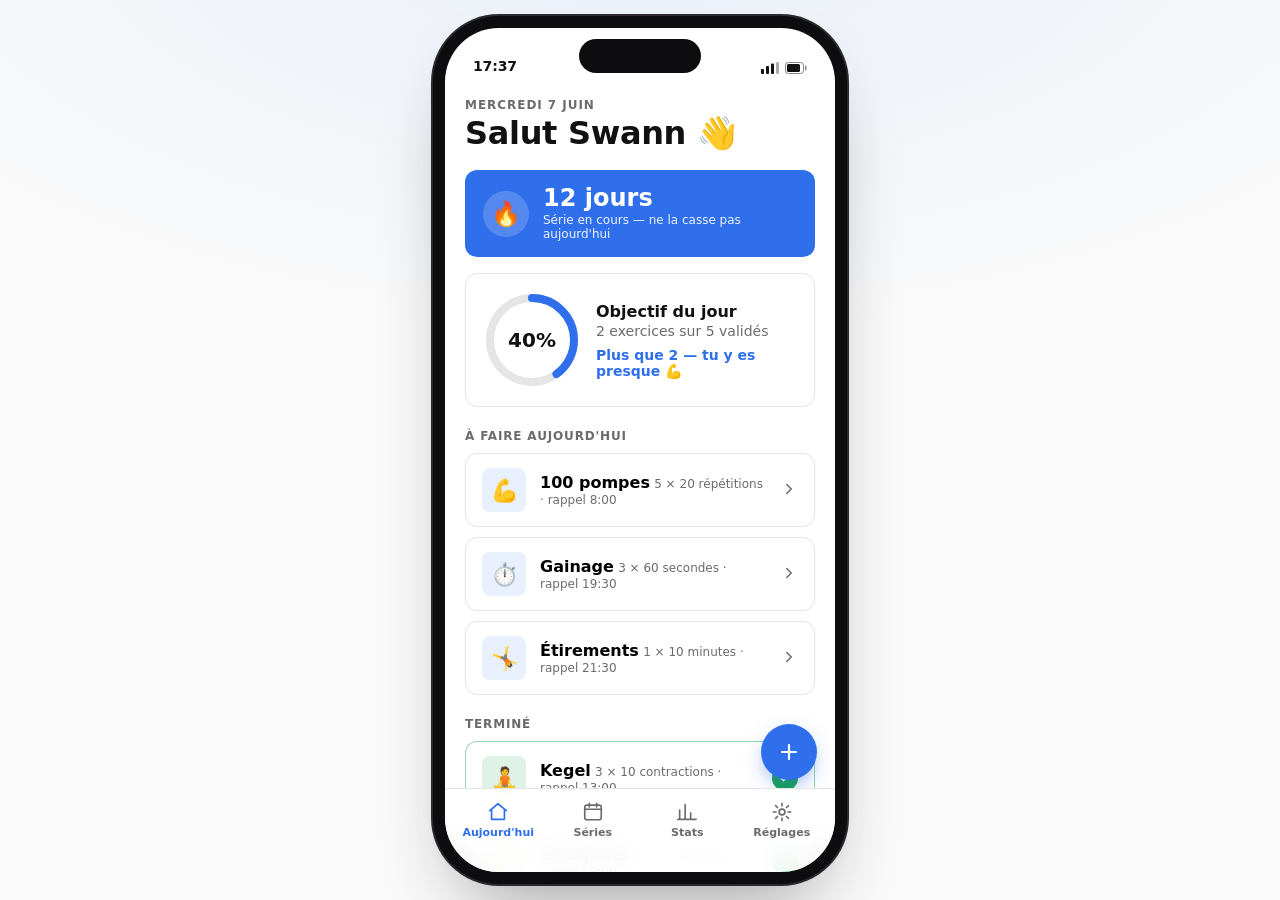
<file: Open design output/cadence-pwa.html>
<!doctype html>
<html lang="fr">
<head>
<meta charset="utf-8">
<meta name="viewport" content="width=device-width, initial-scale=1, viewport-fit=cover">
<meta name="theme-color" content="#2f6feb">
<title>Cadence — coach de rappels d'exercices</title>
<style>
/* ─── Neutral Modern tokens (verbatim :root contract) ─────────────── */
:root {
  --bg: #fafafa;
  --surface: #ffffff;
  --surface-warm: var(--surface);
  --fg: #111111;
  --fg-2: var(--fg);
  --muted: #6b6b6b;
  --meta: var(--muted);
  --border: #e5e5e5;
  --border-soft: var(--border);
  --accent: #2f6feb;
  --accent-on: #ffffff;
  --accent-hover: color-mix(in oklab, var(--accent), black 8%);
  --accent-active: color-mix(in oklab, var(--accent), black 14%);
  --success: #17a34a;
  --warn: #eab308;
  --danger: #dc2626;
  --font-display: "Inter", -apple-system, system-ui, sans-serif;
  --font-body: "Inter", -apple-system, system-ui, sans-serif;
  --font-mono: ui-monospace, "JetBrains Mono", monospace;
  --text-xs: 12px; --text-sm: 14px; --text-base: 16px; --text-lg: 20px;
  --text-xl: 24px; --text-2xl: 32px; --text-3xl: 48px; --text-4xl: 64px;
  --leading-body: 1.5; --leading-tight: 1.2; --tracking-display: -0.01em;
  --space-1: 4px; --space-2: 8px; --space-3: 12px; --space-4: 16px;
  --space-5: 20px; --space-6: 24px; --space-8: 32px; --space-12: 48px; --space-20: 80px;
  --radius-sm: 8px; --radius-md: 12px; --radius-lg: 16px; --radius-pill: 9999px;
  --elev-flat: none;
  --elev-ring: 0 0 0 1px var(--border);
  --elev-raised: 0 2px 8px color-mix(in oklab, var(--fg), transparent 92%);
  --focus-ring: 0 0 0 3px color-mix(in oklab, var(--accent), transparent 70%);
  --motion-fast: 150ms; --motion-base: 200ms; --ease-standard: cubic-bezier(0.2, 0, 0, 1);
}

* { margin: 0; padding: 0; box-sizing: border-box; }
html, body { height: 100%; }
body {
  font-family: var(--font-body);
  color: var(--fg);
  background:
    radial-gradient(120% 80% at 50% -10%, color-mix(in oklab, var(--accent), transparent 92%), transparent 60%),
    var(--bg);
  display: flex; align-items: center; justify-content: center;
  min-height: 100dvh; padding: 24px;
  -webkit-font-smoothing: antialiased;
}

/* ─── Phone frame ─────────────────────────────────────────────────── */
.phone {
  position: relative;
  width: 390px; height: 844px;
  background: var(--surface);
  border-radius: 54px;
  box-shadow: 0 0 0 12px #0d0d0f, 0 0 0 14px #2a2a2e, 0 40px 80px -20px rgba(17,17,17,.45);
  overflow: hidden;
  display: flex; flex-direction: column;
}
.island {
  position: absolute; top: 11px; left: 50%; transform: translateX(-50%);
  width: 122px; height: 34px; background: #0d0d0f; border-radius: var(--radius-pill);
  z-index: 60;
}
.statusbar {
  height: 54px; flex: 0 0 54px; display: flex; align-items: flex-end;
  justify-content: space-between; padding: 0 28px 8px; font-size: 14px;
  font-weight: 600; letter-spacing: -0.01em; z-index: 50; color: var(--fg);
}
.statusbar .sb-right { display: flex; gap: 6px; align-items: center; }
.statusbar svg { display: block; }

/* ─── Screen plumbing ─────────────────────────────────────────────── */
.viewport { flex: 1; position: relative; overflow: hidden; }
.screen {
  position: absolute; inset: 0; overflow-y: auto; overscroll-behavior: contain;
  padding: 4px 20px 108px;
  opacity: 0; visibility: hidden; transform: translateY(8px);
  transition: opacity var(--motion-base) var(--ease-standard),
              transform var(--motion-base) var(--ease-standard), visibility var(--motion-base);
  -webkit-overflow-scrolling: touch;
}
.screen.active { opacity: 1; visibility: visible; transform: none; }
.screen::-webkit-scrollbar { width: 0; }

/* ─── Header ──────────────────────────────────────────────────────── */
.app-head { padding: 12px 0 18px; }
.app-head .eyebrow {
  font-size: var(--text-xs); font-weight: 600; text-transform: uppercase;
  letter-spacing: 0.08em; color: var(--muted);
}
.app-head h1 {
  font-size: var(--text-2xl); font-weight: 700; line-height: var(--leading-tight);
  letter-spacing: var(--tracking-display); margin-top: 2px;
}
.app-head .sub { color: var(--muted); font-size: var(--text-sm); margin-top: 4px; }
.row-between { display: flex; align-items: center; justify-content: space-between; }

/* ─── Cards ───────────────────────────────────────────────────────── */
.card {
  background: var(--surface); border: 1px solid var(--border);
  border-radius: var(--radius-md); padding: var(--space-5);
}
.card + .card { margin-top: 12px; }
.stack-3 > * + * { margin-top: var(--space-3); }
.stack-4 > * + * { margin-top: var(--space-4); }

/* ─── Streak banner ───────────────────────────────────────────────── */
.streak {
  background: var(--accent); color: var(--accent-on);
  border-radius: var(--radius-md); padding: 16px 18px;
  display: flex; align-items: center; gap: 14px; margin-bottom: 16px;
}
.streak .flame {
  width: 46px; height: 46px; flex: 0 0 46px; border-radius: var(--radius-pill);
  background: color-mix(in oklab, white, transparent 82%);
  display: grid; place-items: center; font-size: 24px;
}
.streak .big { font-size: var(--text-xl); font-weight: 700; line-height: 1; }
.streak .lbl { font-size: var(--text-xs); opacity: .92; margin-top: 3px; }
.streak .coach { font-size: var(--text-sm); font-weight: 500; }

/* ─── Daily progress ring ─────────────────────────────────────────── */
.today-card { display: flex; align-items: center; gap: 18px; }
.ring { --val: 0; position: relative; width: 92px; height: 92px; flex: 0 0 92px; }
.ring svg { transform: rotate(-90deg); }
.ring .track { stroke: var(--border); }
.ring .bar {
  stroke: var(--accent); stroke-linecap: round;
  stroke-dasharray: 264; stroke-dashoffset: calc(264 - 264 * var(--val) / 100);
  transition: stroke-dashoffset 600ms var(--ease-standard);
}
.ring .pct {
  position: absolute; inset: 0; display: grid; place-content: center;
  font-size: var(--text-lg); font-weight: 700; font-variant-numeric: tabular-nums;
}
.today-meta h3 { font-size: var(--text-base); font-weight: 600; }
.today-meta p { color: var(--muted); font-size: var(--text-sm); margin-top: 2px; }

/* ─── Exercise list item ──────────────────────────────────────────── */
.section-label {
  font-size: var(--text-xs); font-weight: 600; text-transform: uppercase;
  letter-spacing: 0.07em; color: var(--muted); margin: 22px 0 10px;
}
.ex {
  display: flex; align-items: center; gap: 14px; width: 100%; text-align: left;
  background: var(--surface); border: 1px solid var(--border);
  border-radius: var(--radius-md); padding: 14px 16px; cursor: pointer;
  font-family: inherit; transition: box-shadow var(--motion-fast) var(--ease-standard),
              border-color var(--motion-fast) var(--ease-standard);
}
.ex + .ex { margin-top: 10px; }
.ex:hover { box-shadow: var(--elev-raised); }
.ex:focus-visible { outline: none; box-shadow: var(--focus-ring); }
.ex.done { border-color: color-mix(in oklab, var(--success), transparent 55%); }
.ex .em {
  width: 44px; height: 44px; flex: 0 0 44px; border-radius: var(--radius-sm);
  display: grid; place-items: center; font-size: 22px;
  background: color-mix(in oklab, var(--accent), transparent 90%);
}
.ex.done .em { background: color-mix(in oklab, var(--success), transparent 86%); }
.ex .body { flex: 1; min-width: 0; }
.ex .body .name { font-weight: 600; font-size: var(--text-base); }
.ex .body .meta { color: var(--muted); font-size: var(--text-xs); margin-top: 2px; }
.ex .mini-track { height: 6px; border-radius: var(--radius-pill); background: var(--border); margin-top: 8px; overflow: hidden; }
.ex .mini-bar { height: 100%; background: var(--accent); border-radius: inherit; transition: width 400ms var(--ease-standard); }
.ex.done .mini-bar { background: var(--success); }
.ex .chev { color: var(--muted); flex: 0 0 auto; }
.check {
  width: 26px; height: 26px; flex: 0 0 26px; border-radius: var(--radius-pill);
  border: 2px solid var(--border); display: grid; place-items: center; color: #fff;
}
.ex.done .check { background: var(--success); border-color: var(--success); }

/* ─── Badges / pills ──────────────────────────────────────────────── */
.badge {
  display: inline-flex; align-items: center; gap: 5px; font-size: var(--text-xs);
  font-weight: 600; padding: 4px 10px; border-radius: var(--radius-pill);
  background: color-mix(in oklab, var(--accent), transparent 90%); color: var(--accent);
}
.badge.ok { background: color-mix(in oklab, var(--success), transparent 88%); color: var(--success); }
.badge.dot::before { content: ""; width: 6px; height: 6px; border-radius: 50%; background: currentColor; }

/* ─── Buttons ─────────────────────────────────────────────────────── */
.btn {
  font-family: inherit; font-size: var(--text-sm); font-weight: 600;
  border-radius: var(--radius-sm); padding: 12px 18px; cursor: pointer;
  border: 1px solid transparent; transition: background var(--motion-fast) var(--ease-standard),
              box-shadow var(--motion-fast) var(--ease-standard); width: 100%;
}
.btn:focus-visible { outline: none; box-shadow: var(--focus-ring); }
.btn-primary { background: var(--accent); color: var(--accent-on); }
.btn-primary:hover { background: var(--accent-hover); }
.btn-primary:active { background: var(--accent-active); }
.btn-ghost { background: var(--surface); border-color: var(--border); color: var(--fg); }
.btn-ghost:hover { background: var(--bg); }
.btn-success { background: var(--success); color: #fff; }

/* ─── Detail screen — big counter ─────────────────────────────────── */
.detail-top {
  display: flex; align-items: center; gap: 10px; padding: 12px 0 8px;
}
.icon-btn {
  width: 38px; height: 38px; border-radius: var(--radius-pill); border: 1px solid var(--border);
  background: var(--surface); display: grid; place-items: center; cursor: pointer; color: var(--fg);
}
.icon-btn:hover { background: var(--bg); }
.counter-card { text-align: center; padding: 24px 20px; }
.bigring { position: relative; width: 220px; height: 220px; margin: 8px auto 4px; }
.bigring svg { transform: rotate(-90deg); }
.bigring .track { stroke: var(--border); }
.bigring .bar {
  stroke: var(--accent); stroke-linecap: round; stroke-dasharray: 596;
  stroke-dashoffset: 596; transition: stroke-dashoffset 500ms var(--ease-standard);
}
.bigring .center { position: absolute; inset: 0; display: grid; place-content: center; }
.bigring .count { font-size: 56px; font-weight: 700; line-height: 1; font-variant-numeric: tabular-nums; letter-spacing: -0.02em; }
.bigring .of { color: var(--muted); font-size: var(--text-sm); margin-top: 6px; }
.coach-line { font-size: var(--text-sm); color: var(--accent); font-weight: 600; min-height: 20px; margin: 6px 0 4px; }

.series-row { display: flex; gap: 8px; justify-content: center; flex-wrap: wrap; margin: 16px 0 4px; }
.serie {
  width: 52px; height: 52px; border-radius: var(--radius-sm); border: 1px solid var(--border);
  background: var(--surface); font-family: inherit; font-weight: 700; font-size: var(--text-base);
  color: var(--muted); cursor: pointer; font-variant-numeric: tabular-nums;
  transition: all var(--motion-fast) var(--ease-standard);
}
.serie.done { background: var(--success); border-color: var(--success); color: #fff; }
.serie.current { border-color: var(--accent); color: var(--accent); box-shadow: var(--focus-ring); }
.tally { color: var(--muted); font-size: var(--text-xs); text-align: center; margin-top: 10px; }
.kpi-row { display: flex; gap: 10px; margin-top: 14px; }
.kpi { flex: 1; text-align: center; border: 1px solid var(--border); border-radius: var(--radius-md); padding: 12px 8px; }
.kpi .v { font-size: var(--text-lg); font-weight: 700; font-variant-numeric: tabular-nums; }
.kpi .k { font-size: var(--text-xs); color: var(--muted); margin-top: 2px; }

/* ─── Forms (création) ────────────────────────────────────────────── */
.field { display: block; }
.field + .field { margin-top: 16px; }
.field label { display: block; font-size: var(--text-sm); font-weight: 600; margin-bottom: 6px; }
.field .help { font-size: var(--text-xs); color: var(--muted); margin-top: 6px; }
.field input, .field select, .field textarea {
  width: 100%; font-family: inherit; font-size: var(--text-base); color: var(--fg);
  background: var(--surface); border: 1px solid var(--border); border-radius: var(--radius-sm);
  padding: 11px 12px; transition: border-color var(--motion-fast) var(--ease-standard),
              box-shadow var(--motion-fast) var(--ease-standard);
}
.field input:focus-visible, .field select:focus-visible, .field textarea:focus-visible {
  outline: none; border-color: var(--accent); box-shadow: var(--focus-ring);
}
.seg { display: flex; gap: 6px; background: var(--bg); border: 1px solid var(--border); border-radius: var(--radius-sm); padding: 4px; }
.seg button {
  flex: 1; font-family: inherit; font-size: var(--text-sm); font-weight: 600; color: var(--muted);
  background: transparent; border: none; border-radius: 6px; padding: 9px 4px; cursor: pointer;
}
.seg button.on { background: var(--surface); color: var(--fg); box-shadow: var(--elev-ring); }
.split { display: flex; gap: 10px; }
.split .field { flex: 1; }
.computed {
  background: color-mix(in oklab, var(--accent), transparent 93%); border: 1px solid color-mix(in oklab, var(--accent), transparent 80%);
  border-radius: var(--radius-md); padding: 14px 16px; font-size: var(--text-sm);
}
.computed b { color: var(--accent); }
.days { display: flex; gap: 6px; }
.day-chip {
  flex: 1; aspect-ratio: 1; border: 1px solid var(--border); background: var(--surface);
  border-radius: var(--radius-sm); font-family: inherit; font-weight: 600; font-size: var(--text-sm);
  color: var(--muted); cursor: pointer;
}
.day-chip.on { background: var(--accent); border-color: var(--accent); color: #fff; }
.time-list { }
.time-chip {
  display: inline-flex; align-items: center; gap: 8px; font-variant-numeric: tabular-nums;
  font-weight: 600; font-size: var(--text-sm); background: var(--surface); border: 1px solid var(--border);
  border-radius: var(--radius-pill); padding: 8px 8px 8px 14px; margin: 0 8px 8px 0;
}
.time-chip button { border: none; background: var(--bg); width: 22px; height: 22px; border-radius: 50%; cursor: pointer; color: var(--muted); font-size: 14px; line-height: 1; }

/* ─── Calendar ────────────────────────────────────────────────────── */
.cal-head { display: grid; grid-template-columns: repeat(7,1fr); gap: 6px; margin-bottom: 8px; }
.cal-head span { text-align: center; font-size: var(--text-xs); color: var(--muted); font-weight: 600; }
.cal-grid { display: grid; grid-template-columns: repeat(7,1fr); gap: 6px; }
.cal-day {
  aspect-ratio: 1; border-radius: var(--radius-sm); display: grid; place-content: center;
  font-size: var(--text-sm); font-variant-numeric: tabular-nums; color: var(--fg); position: relative;
  background: var(--bg); border: 1px solid transparent;
}
.cal-day.empty { background: transparent; }
.cal-day.full { background: var(--success); color: #fff; font-weight: 600; }
.cal-day.partial { background: color-mix(in oklab, var(--success), transparent 70%); color: var(--fg); }
.cal-day.miss { background: var(--surface); border-color: var(--border); color: var(--muted); }
.cal-day.today { box-shadow: var(--focus-ring); font-weight: 700; }
.legend { display: flex; gap: 16px; margin-top: 14px; font-size: var(--text-xs); color: var(--muted); }
.legend i { width: 12px; height: 12px; border-radius: 3px; display: inline-block; vertical-align: -1px; margin-right: 5px; }

/* ─── Stats bars ──────────────────────────────────────────────────── */
.bars { display: flex; align-items: flex-end; gap: 8px; height: 140px; padding-top: 8px; }
.bars .b { flex: 1; display: flex; flex-direction: column; align-items: center; gap: 6px; height: 100%; justify-content: flex-end; }
.bars .b .col { width: 100%; max-width: 26px; border-radius: 6px 6px 0 0; background: var(--accent); transition: height 500ms var(--ease-standard); }
.bars .b.low .col { background: color-mix(in oklab, var(--accent), transparent 55%); }
.bars .b .d { font-size: 11px; color: var(--muted); }
.statline { display: flex; align-items: center; gap: 12px; }
.statline .num { font-size: var(--text-2xl); font-weight: 700; letter-spacing: var(--tracking-display); font-variant-numeric: tabular-nums; }
.statline .num small { font-size: var(--text-base); color: var(--muted); font-weight: 600; }
.prog { }
.prog .row-between { font-size: var(--text-sm); margin-bottom: 6px; }
.prog .pt { height: 8px; border-radius: var(--radius-pill); background: var(--border); overflow: hidden; }
.prog .pb { height: 100%; border-radius: inherit; background: var(--accent); }

/* ─── Settings ────────────────────────────────────────────────────── */
.list { background: var(--surface); border: 1px solid var(--border); border-radius: var(--radius-md); overflow: hidden; }
.list-item { display: flex; align-items: center; gap: 12px; padding: 14px 16px; }
.list-item + .list-item { border-top: 1px solid var(--border); }
.list-item .li-body { flex: 1; }
.list-item .li-body .t { font-weight: 600; font-size: var(--text-sm); }
.list-item .li-body .d { color: var(--muted); font-size: var(--text-xs); margin-top: 1px; }
.switch { position: relative; width: 46px; height: 28px; flex: 0 0 46px; }
.switch input { position: absolute; opacity: 0; width: 100%; height: 100%; margin: 0; cursor: pointer; }
.switch .slot { position: absolute; inset: 0; background: var(--border); border-radius: var(--radius-pill); transition: background var(--motion-fast) var(--ease-standard); }
.switch .knob { position: absolute; top: 3px; left: 3px; width: 22px; height: 22px; background: #fff; border-radius: 50%; box-shadow: var(--elev-raised); transition: transform var(--motion-fast) var(--ease-standard); }
.switch input:checked + .slot { background: var(--success); }
.switch input:checked + .slot + .knob { transform: translateX(18px); }
.switch input:focus-visible + .slot { box-shadow: var(--focus-ring); }
.li-time { font-variant-numeric: tabular-nums; font-weight: 600; font-size: var(--text-sm); color: var(--accent); }

/* ─── FAB ─────────────────────────────────────────────────────────── */
.fab {
  position: absolute; right: 18px; bottom: 92px; z-index: 40;
  width: 56px; height: 56px; border-radius: var(--radius-pill); border: none;
  background: var(--accent); color: #fff; cursor: pointer;
  box-shadow: 0 8px 20px -4px color-mix(in oklab, var(--accent), transparent 50%);
  display: grid; place-items: center; transition: background var(--motion-fast) var(--ease-standard), transform var(--motion-fast);
}
.fab:hover { background: var(--accent-hover); }
.fab:active { transform: scale(.94); }

/* ─── Bottom tab bar ──────────────────────────────────────────────── */
.tabbar {
  position: absolute; left: 0; right: 0; bottom: 0; z-index: 50;
  height: 84px; background: color-mix(in oklab, var(--surface), transparent 8%);
  backdrop-filter: blur(12px); border-top: 1px solid var(--border);
  display: grid; grid-template-columns: repeat(4, 1fr); padding: 8px 6px 20px;
}
.tab {
  background: none; border: none; cursor: pointer; font-family: inherit;
  display: flex; flex-direction: column; align-items: center; gap: 3px;
  color: var(--muted); font-size: 11px; font-weight: 600; padding: 4px 0;
}
.tab svg { display: block; }
.tab.on { color: var(--accent); }
.toast {
  position: absolute; left: 50%; bottom: 104px; transform: translate(-50%, 16px);
  background: var(--fg); color: #fff; font-size: var(--text-sm); font-weight: 500;
  padding: 11px 18px; border-radius: var(--radius-pill); z-index: 70; white-space: nowrap;
  opacity: 0; pointer-events: none; transition: opacity var(--motion-base), transform var(--motion-base);
  box-shadow: var(--elev-raised);
}
.toast.show { opacity: 1; transform: translate(-50%, 0); }

.hint { text-align: center; color: var(--muted); font-size: 12px; margin-top: 18px; }
@media (max-width: 440px) {
  body { padding: 0; }
  .phone { width: 100vw; height: 100dvh; border-radius: 0; box-shadow: none; }
  .island { display: none; }
}
</style>
</head>
<body>
<div class="phone" role="application" aria-label="Cadence, application de rappels d'exercices">
  <div class="island" aria-hidden="true"></div>
  <div class="statusbar">
    <span id="clock">8:42</span>
    <span class="sb-right" aria-hidden="true">
      <svg width="18" height="12" viewBox="0 0 18 12"><rect x="0" y="7" width="3" height="5" rx="1" fill="currentColor"/><rect x="5" y="4" width="3" height="8" rx="1" fill="currentColor"/><rect x="10" y="1.5" width="3" height="10.5" rx="1" fill="currentColor"/><rect x="15" y="0" width="3" height="12" rx="1" fill="currentColor" opacity=".35"/></svg>
      <svg width="22" height="12" viewBox="0 0 22 12"><rect x="0.5" y="0.5" width="18" height="11" rx="3" fill="none" stroke="currentColor" opacity=".5"/><rect x="2" y="2" width="13" height="8" rx="1.5" fill="currentColor"/><rect x="20" y="3.5" width="1.5" height="5" rx="1" fill="currentColor" opacity=".5"/></svg>
    </span>
  </div>

  <div class="viewport">
    <!-- ════════ ÉCRAN : ACCUEIL ════════ -->
    <section class="screen active" id="s-home" data-od-id="home">
      <div class="app-head row-between">
        <div>
          <p class="eyebrow">Mercredi 7 juin</p>
          <h1>Salut Swann 👋</h1>
        </div>
      </div>

      <div class="streak">
        <div class="flame">🔥</div>
        <div style="flex:1">
          <div class="big">12 jours</div>
          <div class="lbl">Série en cours — ne la casse pas aujourd'hui</div>
        </div>
      </div>

      <div class="card today-card">
        <div class="ring" id="dayRing" style="--val:60">
          <svg width="92" height="92"><circle class="track" cx="46" cy="46" r="42" fill="none" stroke-width="8"/><circle class="bar" cx="46" cy="46" r="42" fill="none" stroke-width="8"/></svg>
          <span class="pct" id="dayPct">60%</span>
        </div>
        <div class="today-meta">
          <h3>Objectif du jour</h3>
          <p id="dayMeta">3 exercices sur 5 validés</p>
          <p class="coach" style="color:var(--accent);font-weight:600;font-size:var(--text-sm);margin-top:8px">Plus que 2 — tu y es presque 💪</p>
        </div>
      </div>

      <h2 class="section-label">À faire aujourd'hui</h2>
      <div id="exList"></div>

      <h2 class="section-label">Terminé</h2>
      <div id="doneList"></div>
    </section>

    <!-- ════════ ÉCRAN : DÉTAIL EXERCICE ════════ -->
    <section class="screen" id="s-detail" data-od-id="detail">
      <div class="detail-top">
        <button class="icon-btn" onclick="go('home')" aria-label="Retour">
          <svg width="18" height="18" viewBox="0 0 24 24" fill="none"><path d="M15 18l-6-6 6-6" stroke="currentColor" stroke-width="2" stroke-linecap="round" stroke-linejoin="round"/></svg>
        </button>
        <div style="flex:1">
          <div style="font-weight:700;font-size:var(--text-lg)" id="dName">100 pompes</div>
          <div style="color:var(--muted);font-size:var(--text-xs)" id="dSub">5 séries de 20 · répétitions</div>
        </div>
        <span class="badge dot" id="dBadge">Rappel 8:00</span>
      </div>

      <div class="card counter-card">
        <div class="bigring">
          <svg width="220" height="220"><circle class="track" cx="110" cy="110" r="95" fill="none" stroke-width="14"/><circle class="bar" id="bigBar" cx="110" cy="110" r="95" fill="none" stroke-width="14"/></svg>
          <div class="center">
            <div class="count"><span id="cNow">0</span></div>
            <div class="of">/ <span id="cGoal">100</span> répétitions</div>
          </div>
        </div>
        <div class="coach-line" id="coachLine">Prêt ? Lance ta première série 🚀</div>

        <div class="series-row" id="seriesRow"></div>
        <div class="tally" id="tally">0 série terminée · 5 restantes</div>

        <div style="margin-top:18px" class="stack-3">
          <button class="btn btn-primary" id="addSerieBtn" onclick="completeSerie()">+ Valider une série de 20</button>
          <button class="btn btn-ghost" onclick="resetExercise()">Réinitialiser</button>
        </div>

        <div class="kpi-row">
          <div class="kpi"><div class="v" id="kSeries">0/5</div><div class="k">Séries</div></div>
          <div class="kpi"><div class="v">2:30</div><div class="k">Repos conseillé</div></div>
          <div class="kpi"><div class="v">🔥 12</div><div class="k">Série jours</div></div>
        </div>
      </div>
    </section>

    <!-- ════════ ÉCRAN : CRÉATION RAPPEL ════════ -->
    <section class="screen" id="s-create" data-od-id="create">
      <div class="detail-top">
        <button class="icon-btn" onclick="go('home')" aria-label="Fermer">
          <svg width="16" height="16" viewBox="0 0 24 24" fill="none"><path d="M18 6L6 18M6 6l12 12" stroke="currentColor" stroke-width="2" stroke-linecap="round"/></svg>
        </button>
        <div style="flex:1"><div style="font-weight:700;font-size:var(--text-lg)">Nouveau rappel</div></div>
      </div>

      <div class="card stack-4">
        <div class="field">
          <label for="fName">Nom de l'exercice</label>
          <input id="fName" type="text" placeholder="ex. 100 pompes" value="100 pompes">
        </div>

        <div class="field">
          <label>Type d'objectif</label>
          <div class="seg" id="typeSeg">
            <button class="on" data-type="reps">Répétitions</button>
            <button data-type="time">Durée</button>
            <button data-type="kegel">Kegel</button>
          </div>
        </div>

        <div class="split">
          <div class="field">
            <label for="fGoal">Objectif / jour</label>
            <input id="fGoal" type="number" value="100" min="1" inputmode="numeric">
          </div>
          <div class="field">
            <label for="fSets">Nb de séries</label>
            <input id="fSets" type="number" value="5" min="1" inputmode="numeric">
          </div>
        </div>

        <div class="computed" id="computed">Découpage : <b>5 séries de 20 répétitions</b> pour atteindre 100/jour.</div>
      </div>

      <div class="card stack-4" style="margin-top:12px">
        <div class="field">
          <label>Jours de répétition</label>
          <div class="days" id="daysRow">
            <button class="day-chip on">L</button><button class="day-chip on">M</button>
            <button class="day-chip on">M</button><button class="day-chip on">J</button>
            <button class="day-chip on">V</button><button class="day-chip">S</button>
            <button class="day-chip">D</button>
          </div>
        </div>

        <div class="field">
          <label>Heures de rappel</label>
          <div class="time-list" id="timeList">
            <span class="time-chip">08:00 <button onclick="this.parentElement.remove()" aria-label="Retirer">×</button></span>
            <span class="time-chip">13:00 <button onclick="this.parentElement.remove()" aria-label="Retirer">×</button></span>
            <span class="time-chip">19:30 <button onclick="this.parentElement.remove()" aria-label="Retirer">×</button></span>
          </div>
          <div class="split" style="margin-top:6px">
            <div class="field" style="margin:0"><input id="fTime" type="time" value="21:00"></div>
            <button class="btn btn-ghost" style="width:auto;white-space:nowrap" onclick="addTime()">+ Ajouter</button>
          </div>
          <p class="help">Une notification poussée sera envoyée à chaque horaire les jours actifs.</p>
        </div>
      </div>

      <div style="margin-top:16px" class="stack-3">
        <button class="btn btn-primary" onclick="saveReminder()">Créer le rappel</button>
        <button class="btn btn-ghost" onclick="go('home')">Annuler</button>
      </div>
    </section>

    <!-- ════════ ÉCRAN : CALENDRIER / STREAKS ════════ -->
    <section class="screen" id="s-calendar" data-od-id="calendar">
      <div class="app-head">
        <p class="eyebrow">Historique</p>
        <h1>Tes séries</h1>
      </div>

      <div class="card row-between" style="align-items:center">
        <div>
          <div style="font-size:var(--text-2xl);font-weight:700;letter-spacing:-0.01em">🔥 12</div>
          <div style="color:var(--muted);font-size:var(--text-xs)">jours d'affilée</div>
        </div>
        <div style="text-align:right">
          <div style="font-size:var(--text-lg);font-weight:700">28</div>
          <div style="color:var(--muted);font-size:var(--text-xs)">record perso</div>
        </div>
      </div>

      <div class="card" style="margin-top:12px">
        <div class="row-between" style="margin-bottom:14px">
          <strong style="font-size:var(--text-base)">Juin 2026</strong>
          <span class="badge ok dot">21 jours validés</span>
        </div>
        <div class="cal-head"><span>L</span><span>M</span><span>M</span><span>J</span><span>V</span><span>S</span><span>D</span></div>
        <div class="cal-grid" id="calGrid"></div>
        <div class="legend">
          <span><i style="background:var(--success)"></i>Objectif atteint</span>
          <span><i style="background:color-mix(in oklab,var(--success),transparent 70%)"></i>Partiel</span>
          <span><i style="background:var(--surface);box-shadow:var(--elev-ring)"></i>Manqué</span>
        </div>
      </div>

      <div class="card" style="margin-top:12px">
        <div style="font-weight:600;font-size:var(--text-sm);margin-bottom:4px">Récompense en vue 🏅</div>
        <p style="color:var(--muted);font-size:var(--text-sm)">Encore <b style="color:var(--accent)">3 jours</b> pour débloquer le badge « 15 jours sans faute ».</p>
      </div>
    </section>

    <!-- ════════ ÉCRAN : STATISTIQUES ════════ -->
    <section class="screen" id="s-stats" data-od-id="stats">
      <div class="app-head">
        <p class="eyebrow">Progression</p>
        <h1>Statistiques</h1>
      </div>

      <div class="card">
        <div class="row-between" style="margin-bottom:6px">
          <strong style="font-size:var(--text-base)">Répétitions / jour</strong>
          <span class="badge ok">+18% vs sem. dernière</span>
        </div>
        <div class="bars" id="bars"></div>
      </div>

      <div class="split" style="margin-top:12px;gap:12px">
        <div class="card" style="flex:1">
          <div class="statline"><span class="num">2 940</span></div>
          <div style="color:var(--muted);font-size:var(--text-xs);margin-top:2px">pompes ce mois-ci</div>
        </div>
        <div class="card" style="flex:1">
          <div class="statline"><span class="num">86<small>%</small></span></div>
          <div style="color:var(--muted);font-size:var(--text-xs);margin-top:2px">taux de réussite</div>
        </div>
      </div>

      <div class="card" style="margin-top:12px">
        <div style="font-weight:600;font-size:var(--text-sm);margin-bottom:14px">Par exercice — ce mois</div>
        <div class="prog stack-4">
          <div>
            <div class="row-between"><span>100 pompes</span><span style="color:var(--muted)">26/30 j</span></div>
            <div class="pt"><div class="pb" style="width:87%"></div></div>
          </div>
          <div>
            <div class="row-between"><span>Kegel</span><span style="color:var(--muted)">29/30 j</span></div>
            <div class="pt"><div class="pb" style="width:97%;background:var(--success)"></div></div>
          </div>
          <div>
            <div class="row-between"><span>Gainage 3 min</span><span style="color:var(--muted)">19/30 j</span></div>
            <div class="pt"><div class="pb" style="width:63%;background:var(--warn)"></div></div>
          </div>
        </div>
      </div>
    </section>

    <!-- ════════ ÉCRAN : RÉGLAGES ════════ -->
    <section class="screen" id="s-settings" data-od-id="settings">
      <div class="app-head">
        <p class="eyebrow">Compte</p>
        <h1>Réglages</h1>
      </div>

      <h2 class="section-label">Notifications</h2>
      <div class="list">
        <div class="list-item">
          <div class="li-body"><div class="t">Rappels poussés</div><div class="d">Notifications aux heures programmées</div></div>
          <label class="switch"><input type="checkbox" checked><span class="slot"></span><span class="knob"></span></label>
        </div>
        <div class="list-item">
          <div class="li-body"><div class="t">Alerte « série en danger »</div><div class="d">Si rien validé avant 20:00</div></div>
          <label class="switch"><input type="checkbox" checked><span class="slot"></span><span class="knob"></span></label>
        </div>
        <div class="list-item">
          <div class="li-body"><div class="t">Encouragements du coach</div><div class="d">Messages motivants à la validation</div></div>
          <label class="switch"><input type="checkbox" checked><span class="slot"></span><span class="knob"></span></label>
        </div>
        <div class="list-item">
          <div class="li-body"><div class="t">Son & vibration</div></div>
          <label class="switch"><input type="checkbox"><span class="slot"></span><span class="knob"></span></label>
        </div>
      </div>

      <h2 class="section-label">Plage horaire</h2>
      <div class="list">
        <div class="list-item"><div class="li-body"><div class="t">Premier rappel</div></div><span class="li-time">08:00</span></div>
        <div class="list-item"><div class="li-body"><div class="t">Dernier rappel</div></div><span class="li-time">21:00</span></div>
        <div class="list-item">
          <div class="li-body"><div class="t">Mode « ne pas déranger » nuit</div><div class="d">22:30 – 07:00</div></div>
          <label class="switch"><input type="checkbox" checked><span class="slot"></span><span class="knob"></span></label>
        </div>
      </div>

      <h2 class="section-label">Application</h2>
      <div class="list">
        <div class="list-item"><div class="li-body"><div class="t">Installer sur l'écran d'accueil</div><div class="d">Accès plein écran, hors-ligne</div></div><span class="badge dot">PWA</span></div>
        <div class="list-item"><div class="li-body"><div class="t">Objectif hebdomadaire</div></div><span class="li-time">5 jours / 7</span></div>
        <div class="list-item"><div class="li-body"><div class="t">Unités</div></div><span class="li-time">Répétitions</span></div>
      </div>
      <p class="hint">Cadence v0.1 — prototype</p>
    </section>

    <button class="fab" id="fab" onclick="go('create')" aria-label="Nouveau rappel">
      <svg width="24" height="24" viewBox="0 0 24 24" fill="none"><path d="M12 5v14M5 12h14" stroke="currentColor" stroke-width="2.2" stroke-linecap="round"/></svg>
    </button>
  </div>

  <div class="toast" id="toast"></div>

  <nav class="tabbar" id="tabbar">
    <button class="tab on" data-screen="home">
      <svg width="22" height="22" viewBox="0 0 24 24" fill="none"><path d="M3 10.5L12 3l9 7.5M5 9.5V20h14V9.5" stroke="currentColor" stroke-width="1.8" stroke-linecap="round" stroke-linejoin="round"/></svg>
      Aujourd'hui
    </button>
    <button class="tab" data-screen="calendar">
      <svg width="22" height="22" viewBox="0 0 24 24" fill="none"><rect x="3" y="4.5" width="18" height="16" rx="2.5" stroke="currentColor" stroke-width="1.8"/><path d="M3 9h18M8 2.5v4M16 2.5v4" stroke="currentColor" stroke-width="1.8" stroke-linecap="round"/></svg>
      Séries
    </button>
    <button class="tab" data-screen="stats">
      <svg width="22" height="22" viewBox="0 0 24 24" fill="none"><path d="M4 20V10M10 20V4M16 20v-7M22 20H2" stroke="currentColor" stroke-width="1.8" stroke-linecap="round"/></svg>
      Stats
    </button>
    <button class="tab" data-screen="settings">
      <svg width="22" height="22" viewBox="0 0 24 24" fill="none"><circle cx="12" cy="12" r="3.2" stroke="currentColor" stroke-width="1.8"/><path d="M12 2.5v3M12 18.5v3M2.5 12h3M18.5 12h3M5 5l2.1 2.1M16.9 16.9 19 19M19 5l-2.1 2.1M7.1 16.9 5 19" stroke="currentColor" stroke-width="1.8" stroke-linecap="round"/></svg>
      Réglages
    </button>
  </nav>
</div>

<script>
/* ───────── Données de démonstration ───────── */
const EXERCISES = [
  { id: 'pompes', name: '100 pompes', emoji: '💪', goal: 100, sets: 5, per: 20, unit: 'répétitions', done: 0, reminder: '8:00' },
  { id: 'kegel',  name: 'Kegel',      emoji: '🧘', goal: 30,  sets: 3, per: 10, unit: 'contractions', done: 30, reminder: '13:00' },
  { id: 'gainage',name: 'Gainage',    emoji: '⏱️', goal: 180, sets: 3, per: 60, unit: 'secondes',     done: 0,  reminder: '19:30' },
  { id: 'squats', name: '50 squats',  emoji: '🦵', goal: 50,  sets: 5, per: 10, unit: 'répétitions',  done: 50, reminder: '18:00' },
  { id: 'etire',  name: 'Étirements', emoji: '🤸', goal: 10,  sets: 1, per: 10, unit: 'minutes',      done: 0,  reminder: '21:30' },
];

const COACH_MSGS = [
  'Belle série ! Encore un effort 🔥', 'Tu tiens le rythme 💪', 'Régularité = résultats. Continue !',
  'Excellent ! La prochaine est pour toi 🚀', 'Chaque série compte. Bravo 👏'
];

/* ───────── Navigation entre écrans ───────── */
function go(screen){
  document.querySelectorAll('.screen').forEach(s => s.classList.remove('active'));
  const target = document.getElementById('s-' + screen);
  target.classList.add('active');
  target.scrollTop = 0;
  document.querySelectorAll('.tab').forEach(t => t.classList.toggle('on', t.dataset.screen === screen));
  document.getElementById('fab').style.display = (screen === 'create' || screen === 'detail') ? 'none' : 'grid';
  try { localStorage.setItem('cadence.screen', screen); } catch(e){}
}
document.querySelectorAll('.tab').forEach(t => t.addEventListener('click', () => go(t.dataset.screen)));

/* ───────── Toast ───────── */
let toastT;
function toast(msg){
  const el = document.getElementById('toast');
  el.textContent = msg; el.classList.add('show');
  clearTimeout(toastT); toastT = setTimeout(() => el.classList.remove('show'), 2200);
}

/* ───────── Accueil : rendu des listes ───────── */
function exTemplate(ex){
  const pct = Math.round(ex.done / ex.goal * 100);
  const isDone = ex.done >= ex.goal;
  return `<button class="ex ${isDone?'done':''}" onclick="openExercise('${ex.id}')">
    <span class="em">${ex.emoji}</span>
    <span class="body">
      <span class="name">${ex.name}</span>
      <span class="meta">${ex.sets} × ${ex.per} ${ex.unit} · rappel ${ex.reminder}</span>
      <span class="mini-track"><span class="mini-bar" style="width:${pct}%"></span></span>
    </span>
    ${isDone
      ? `<span class="check"><svg width="14" height="14" viewBox="0 0 24 24" fill="none"><path d="M5 12l4.5 4.5L19 7" stroke="currentColor" stroke-width="2.6" stroke-linecap="round" stroke-linejoin="round"/></svg></span>`
      : `<span class="chev"><svg width="18" height="18" viewBox="0 0 24 24" fill="none"><path d="M9 6l6 6-6 6" stroke="currentColor" stroke-width="2" stroke-linecap="round" stroke-linejoin="round"/></svg></span>`}
  </button>`;
}
function renderHome(){
  const todo = EXERCISES.filter(e => e.done < e.goal);
  const done = EXERCISES.filter(e => e.done >= e.goal);
  document.getElementById('exList').innerHTML = todo.map(exTemplate).join('') || '<div class="card" style="text-align:center;color:var(--muted)">Tout est validé pour aujourd\'hui 🎉</div>';
  document.getElementById('doneList').innerHTML = done.map(exTemplate).join('') || '<div class="card" style="text-align:center;color:var(--muted)">Rien encore — au boulot 💪</div>';
  const total = EXERCISES.length, completed = done.length;
  const pct = Math.round(completed / total * 100);
  document.getElementById('dayRing').style.setProperty('--val', pct);
  document.getElementById('dayPct').textContent = pct + '%';
  document.getElementById('dayMeta').textContent = `${completed} exercices sur ${total} validés`;
}

/* ───────── Détail exercice + compteur ───────── */
let current = null;
function openExercise(id){
  current = EXERCISES.find(e => e.id === id);
  document.getElementById('dName').textContent = current.name;
  document.getElementById('dSub').textContent = `${current.sets} séries de ${current.per} · ${current.unit}`;
  document.getElementById('dBadge').textContent = 'Rappel ' + current.reminder;
  document.getElementById('cGoal').textContent = current.goal;
  document.getElementById('addSerieBtn').textContent = `+ Valider une série de ${current.per}`;
  renderDetail();
  go('detail');
}
function renderDetail(){
  const setsDone = Math.round(current.done / current.per);
  document.getElementById('cNow').textContent = current.done;
  const circ = 596;
  document.getElementById('bigBar').style.strokeDashoffset = circ - circ * Math.min(current.done/current.goal,1);
  let chips = '';
  for (let i = 0; i < current.sets; i++){
    const cls = i < setsDone ? 'done' : (i === setsDone ? 'current' : '');
    chips += `<button class="serie ${cls}" onclick="setSerie(${i+1})">${i+1}</button>`;
  }
  document.getElementById('seriesRow').innerHTML = chips;
  const left = current.sets - setsDone;
  document.getElementById('tally').textContent = `${setsDone} série${setsDone>1?'s':''} terminée${setsDone>1?'s':''} · ${left} restante${left>1?'s':''}`;
  document.getElementById('kSeries').textContent = `${setsDone}/${current.sets}`;
  const done = current.done >= current.goal;
  document.getElementById('addSerieBtn').style.display = done ? 'none' : 'block';
  document.getElementById('coachLine').textContent = done
    ? 'Objectif atteint ! Série préservée 🔥'
    : (setsDone === 0 ? 'Prêt ? Lance ta première série 🚀' : COACH_MSGS[setsDone % COACH_MSGS.length]);
}
function completeSerie(){
  const setsDone = Math.round(current.done / current.per);
  setSerie(setsDone + 1);
}
function setSerie(n){
  current.done = Math.min(n * current.per, current.goal);
  renderDetail(); renderHome();
  if (current.done >= current.goal){ toast(current.name + ' validé ! 🔥 Série conservée'); }
}
function resetExercise(){ current.done = 0; renderDetail(); renderHome(); }

/* ───────── Création : type + découpage calculé ───────── */
let curType = 'reps';
document.querySelectorAll('#typeSeg button').forEach(b => b.addEventListener('click', () => {
  document.querySelectorAll('#typeSeg button').forEach(x => x.classList.remove('on'));
  b.classList.add('on'); curType = b.dataset.type; recompute();
}));
['fGoal','fSets'].forEach(id => document.getElementById(id).addEventListener('input', recompute));
function recompute(){
  const goal = +document.getElementById('fGoal').value || 0;
  const sets = +document.getElementById('fSets').value || 1;
  const per = Math.round(goal / sets);
  const unit = curType === 'time' ? 'secondes' : curType === 'kegel' ? 'contractions' : 'répétitions';
  document.getElementById('computed').innerHTML =
    `Découpage : <b>${sets} série${sets>1?'s':''} de ${per} ${unit}</b> pour atteindre ${goal}/jour.`;
}
document.querySelectorAll('#daysRow .day-chip').forEach(c => c.addEventListener('click', () => c.classList.toggle('on')));
function addTime(){
  const v = document.getElementById('fTime').value; if(!v) return;
  const chip = document.createElement('span');
  chip.className = 'time-chip';
  chip.innerHTML = `${v} <button aria-label="Retirer">×</button>`;
  chip.querySelector('button').onclick = () => chip.remove();
  document.getElementById('timeList').appendChild(chip);
}
function saveReminder(){
  const name = document.getElementById('fName').value || 'Nouvel exercice';
  toast('Rappel « ' + name + ' » créé ✅');
  setTimeout(() => go('home'), 700);
}

/* ───────── Calendrier (Juin 2026, commence un lundi) ───────── */
function renderCalendar(){
  // Juin 2026 : le 1er tombe un lundi → pas de case vide en tête ; 30 jours.
  // Le 7 juin est "aujourd'hui" (partiel, 60%). Au-delà = jours futurs (non faits).
  let html = '';
  for (let d = 1; d <= 30; d++){
    let st;
    if (d > 7) st = 'miss';            // futur
    else if (d === 3) st = 'miss';     // jour manqué
    else if (d === 6 || d === 7) st = 'partial';
    else st = 'full';                  // objectif atteint
    html += `<div class="cal-day ${st} ${d === 7 ? 'today' : ''}">${d}</div>`;
  }
  document.getElementById('calGrid').innerHTML = html;
}

/* ───────── Stats : barres semaine ───────── */
function renderBars(){
  const data = [80,100,60,100,100,40,60];
  const days = ['L','M','M','J','V','S','D'];
  document.getElementById('bars').innerHTML = data.map((v,i) =>
    `<div class="b ${v<70?'low':''}"><div class="col" style="height:${v}%"></div><div class="d">${days[i]}</div></div>`
  ).join('');
}

/* ───────── Horloge live ───────── */
function tick(){
  const d = new Date();
  document.getElementById('clock').textContent = d.getHours() + ':' + String(d.getMinutes()).padStart(2,'0');
}

/* ───────── Init ───────── */
renderHome(); renderCalendar(); renderBars(); tick();
setInterval(tick, 30000);
let last = 'home';
try { last = localStorage.getItem('cadence.screen') || 'home'; } catch(e){}
if (last === 'detail' || last === 'create') last = 'home';
go(last);
</script>
</body>
</html>
</file>
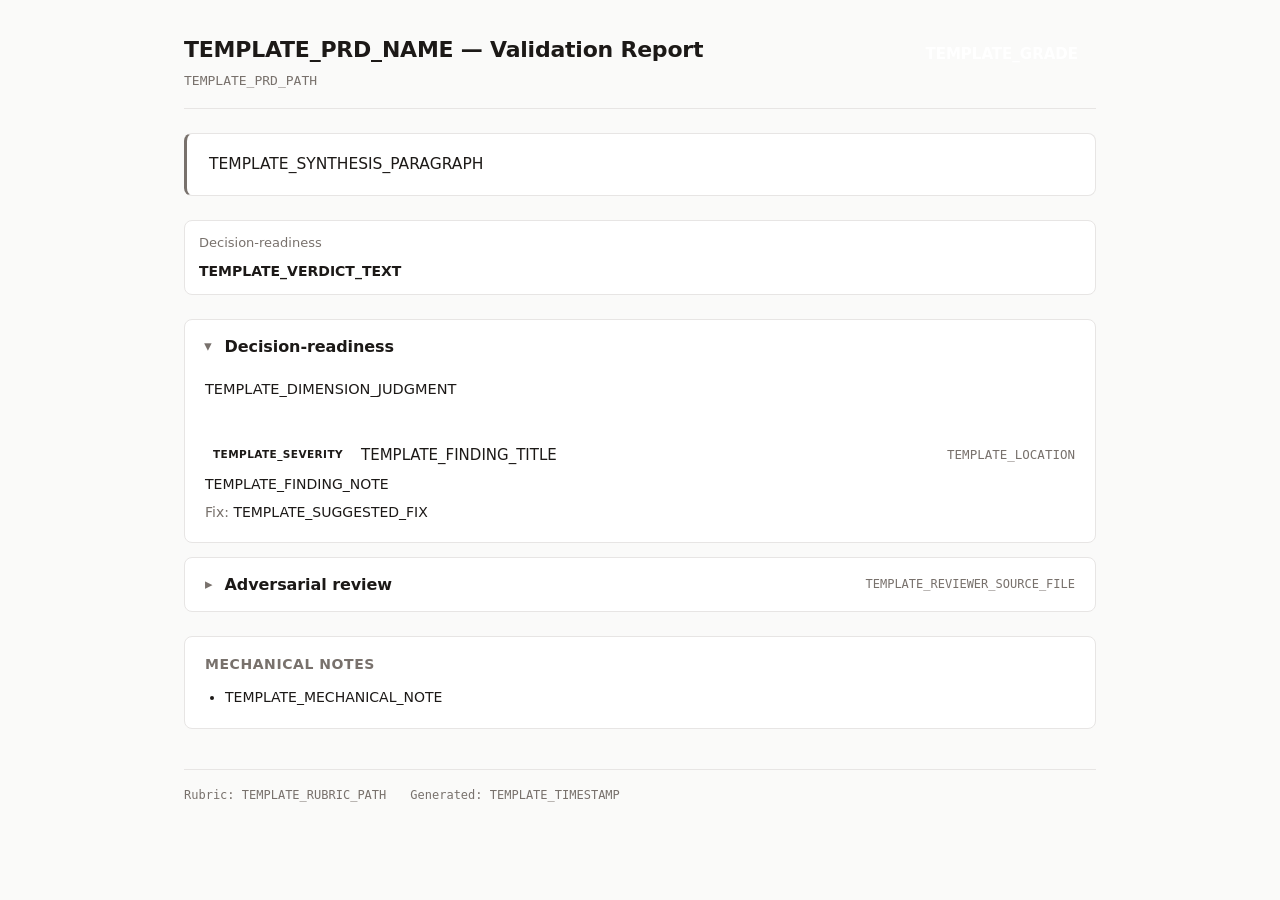
<file: .agents/skills/bmad-prd/assets/validation-report-template.html>
<!DOCTYPE html>
<!--
  PRD Validation Report — skeleton template.

  This file is a starter the synthesis pass fills in directly. There is no
  substitution engine. The LLM:
    1. Reads {doc_workspace}/review-rubric.md and every review-{slug}.md from
       additional reviewers.
    2. Copies this skeleton.
    3. Replaces the placeholder content (everything between TEMPLATE markers)
       with the consolidated review, preserving the structure and CSS.
    4. Writes the result to {doc_workspace}/validation-report.html.
    5. Writes a markdown twin to {doc_workspace}/validation-report.md.

  Visual rules the LLM must preserve:
    - The container width, the color tokens, the typography.
    - One dimension = one collapsible <section class="dimension">.
    - Verdict pill uses the verdict-* class matching its judgment.
    - Severity badge uses the sev-* class matching its level.
    - Each extra reviewer (adversarial, etc.) gets its own collapsible section
      below the rubric dimensions.
    - The footer always shows the artifact paths and timestamp.
-->
<html lang="en">
<head>
<meta charset="utf-8">
<title>PRD Validation: TEMPLATE_PRD_NAME</title>
<style>
  :root {
    --bg: #fafaf9;
    --surface: #ffffff;
    --border: #e7e5e4;
    --text: #1c1917;
    --muted: #78716c;

    --verdict-strong: #16a34a;
    --verdict-adequate: #65a30d;
    --verdict-thin: #d97706;
    --verdict-broken: #dc2626;

    --sev-low: #64748b;
    --sev-medium: #ca8a04;
    --sev-high: #ea580c;
    --sev-critical: #dc2626;

    --grade-exc: #16a34a;
    --grade-good: #65a30d;
    --grade-fair: #d97706;
    --grade-poor: #dc2626;
  }
  * { box-sizing: border-box; }
  html, body { margin: 0; padding: 0; }
  body {
    font-family: -apple-system, BlinkMacSystemFont, "Segoe UI", Inter, system-ui, sans-serif;
    background: var(--bg);
    color: var(--text);
    line-height: 1.6;
    font-size: 15px;
  }
  .container { max-width: 960px; margin: 0 auto; padding: 32px 24px 64px; }

  header.report-header {
    display: flex;
    align-items: flex-start;
    justify-content: space-between;
    gap: 24px;
    padding-bottom: 16px;
    border-bottom: 1px solid var(--border);
    margin-bottom: 24px;
  }
  .title h1 { margin: 0; font-size: 22px; font-weight: 600; letter-spacing: -0.01em; }
  .title .subtitle { color: var(--muted); font-size: 13px; margin-top: 4px; font-family: ui-monospace, "SF Mono", Menlo, monospace; }
  .grade {
    padding: 10px 18px;
    border-radius: 8px;
    font-weight: 600;
    color: white;
    font-size: 15px;
    white-space: nowrap;
  }
  .grade-excellent { background: var(--grade-exc); }
  .grade-good { background: var(--grade-good); }
  .grade-fair { background: var(--grade-fair); }
  .grade-poor { background: var(--grade-poor); }

  .synthesis {
    background: var(--surface);
    border: 1px solid var(--border);
    border-left: 3px solid var(--muted);
    border-radius: 8px;
    padding: 18px 22px;
    margin-bottom: 24px;
    font-size: 15.5px;
  }
  .synthesis p { margin: 0 0 10px; }
  .synthesis p:last-child { margin-bottom: 0; }

  .dimension-summary {
    display: grid;
    grid-template-columns: repeat(auto-fit, minmax(180px, 1fr));
    gap: 10px;
    margin-bottom: 24px;
  }
  .dim-card {
    background: var(--surface);
    border: 1px solid var(--border);
    border-radius: 8px;
    padding: 12px 14px;
  }
  .dim-card .dim-name { font-size: 13px; color: var(--muted); margin-bottom: 6px; }
  .dim-card .dim-verdict { font-size: 14px; font-weight: 600; }

  section.dimension, section.reviewer-section { margin-bottom: 14px; }
  section.dimension details, section.reviewer-section details {
    background: var(--surface);
    border: 1px solid var(--border);
    border-radius: 8px;
    overflow: hidden;
  }
  section summary {
    padding: 14px 20px;
    cursor: pointer;
    user-select: none;
    list-style: none;
    display: flex;
    align-items: center;
    gap: 12px;
  }
  section summary::-webkit-details-marker { display: none; }
  section summary::before {
    content: "▸";
    display: inline-block;
    color: var(--muted);
    transition: transform 0.15s ease;
  }
  section details[open] summary::before { transform: rotate(90deg); }
  section summary h2 {
    display: inline;
    margin: 0;
    font-size: 16px;
    font-weight: 600;
    letter-spacing: -0.005em;
    flex: 1;
  }
  .verdict-pill {
    font-size: 11px;
    padding: 3px 10px;
    border-radius: 999px;
    font-weight: 600;
    text-transform: uppercase;
    letter-spacing: 0.04em;
    color: white;
  }
  .verdict-strong { background: var(--verdict-strong); }
  .verdict-adequate { background: var(--verdict-adequate); }
  .verdict-thin { background: var(--verdict-thin); }
  .verdict-broken { background: var(--verdict-broken); }

  .dim-body { padding: 4px 20px 18px; }
  .dim-judgment { color: var(--text); font-size: 14.5px; }
  .dim-judgment p { margin: 0 0 10px; }

  .findings-list { padding: 0 20px 4px; }
  article.finding {
    padding: 14px 0;
    border-top: 1px solid var(--border);
  }
  article.finding:first-child { border-top: none; }
  article.finding header {
    display: flex;
    align-items: center;
    gap: 10px;
    flex-wrap: wrap;
    margin-bottom: 6px;
  }
  .badge {
    font-size: 10.5px;
    padding: 3px 8px;
    border-radius: 4px;
    font-weight: 600;
    text-transform: uppercase;
    letter-spacing: 0.04em;
    line-height: 1.4;
  }
  .badge-sev-low { background: rgba(100, 116, 139, 0.12); color: var(--sev-low); }
  .badge-sev-medium { background: rgba(202, 138, 4, 0.14); color: var(--sev-medium); }
  .badge-sev-high { background: rgba(234, 88, 12, 0.14); color: var(--sev-high); }
  .badge-sev-critical { background: rgba(220, 38, 38, 0.14); color: var(--sev-critical); }
  .finding-title { margin: 0; font-size: 15px; font-weight: 500; flex: 1; min-width: 200px; }
  .finding-location { font-family: ui-monospace, "SF Mono", Menlo, monospace; font-size: 12.5px; color: var(--muted); }
  .finding-note, .finding-fix { margin-top: 6px; font-size: 14px; }
  .finding-fix strong { color: var(--muted); font-weight: 500; }

  .reviewer-source {
    font-size: 12px;
    color: var(--muted);
    font-family: ui-monospace, "SF Mono", Menlo, monospace;
  }

  .mechanical {
    background: var(--surface);
    border: 1px solid var(--border);
    border-radius: 8px;
    padding: 16px 20px;
    margin-top: 24px;
    font-size: 14px;
  }
  .mechanical h3 { margin: 0 0 10px; font-size: 14px; font-weight: 600; color: var(--muted); text-transform: uppercase; letter-spacing: 0.04em; }
  .mechanical ul { margin: 0; padding-left: 20px; }
  .mechanical li { margin-bottom: 4px; color: var(--text); }

  footer.report-footer {
    margin-top: 40px;
    padding-top: 16px;
    border-top: 1px solid var(--border);
    font-size: 12px;
    color: var(--muted);
    font-family: ui-monospace, "SF Mono", Menlo, monospace;
  }
  footer .meta { display: flex; gap: 24px; flex-wrap: wrap; }
</style>
</head>
<body>
  <div class="container">

    <!-- TEMPLATE: header. Fill prd name, prd path, grade text & class. -->
    <header class="report-header">
      <div class="title">
        <h1>TEMPLATE_PRD_NAME — Validation Report</h1>
        <div class="subtitle">TEMPLATE_PRD_PATH</div>
      </div>
      <div class="grade TEMPLATE_GRADE_CLASS">TEMPLATE_GRADE</div>
    </header>

    <!-- TEMPLATE: overall synthesis paragraphs. Lift directly from
         review-rubric.md "Overall verdict" section; expand if extra reviewers
         materially shift the picture. Wrap each paragraph in <p>. -->
    <div class="synthesis">
      <p>TEMPLATE_SYNTHESIS_PARAGRAPH</p>
    </div>

    <!-- TEMPLATE: dimension summary cards. One per rubric dimension. The
         dim-verdict text uses one of: strong | adequate | thin | broken. -->
    <div class="dimension-summary">
      <div class="dim-card">
        <div class="dim-name">Decision-readiness</div>
        <div class="dim-verdict" style="color: var(--verdict-TEMPLATE_VERDICT)">TEMPLATE_VERDICT_TEXT</div>
      </div>
      <!-- repeat for each of the seven dimensions -->
    </div>

    <!-- TEMPLATE: one section per rubric dimension. Skip a dimension entirely
         if the rubric review marked it n/a for this PRD (e.g. downstream
         usability for a standalone PRD). Open the section by default if
         verdict is thin or broken. -->
    <section class="dimension">
      <details open>
        <summary>
          <h2>Decision-readiness</h2>
          <span class="verdict-pill verdict-TEMPLATE_VERDICT">TEMPLATE_VERDICT_TEXT</span>
        </summary>
        <div class="dim-body">
          <div class="dim-judgment">
            <p>TEMPLATE_DIMENSION_JUDGMENT</p>
          </div>
        </div>
        <div class="findings-list">
          <!-- TEMPLATE: zero or more findings -->
          <article class="finding">
            <header>
              <span class="badge badge-sev-TEMPLATE_SEVERITY">TEMPLATE_SEVERITY</span>
              <h3 class="finding-title">TEMPLATE_FINDING_TITLE</h3>
              <span class="finding-location">TEMPLATE_LOCATION</span>
            </header>
            <div class="finding-note">TEMPLATE_FINDING_NOTE</div>
            <div class="finding-fix"><strong>Fix:</strong> TEMPLATE_SUGGESTED_FIX</div>
          </article>
        </div>
      </details>
    </section>

    <!-- TEMPLATE: one section per extra reviewer that ran (adversarial, etc.).
         Skip this block entirely if only the rubric walker ran. -->
    <section class="reviewer-section">
      <details>
        <summary>
          <h2>Adversarial review</h2>
          <span class="reviewer-source">TEMPLATE_REVIEWER_SOURCE_FILE</span>
        </summary>
        <div class="dim-body">
          <div class="dim-judgment">
            <p>TEMPLATE_REVIEWER_PREAMBLE</p>
          </div>
        </div>
        <div class="findings-list">
          <article class="finding">
            <header>
              <span class="badge badge-sev-TEMPLATE_SEVERITY">TEMPLATE_SEVERITY</span>
              <h3 class="finding-title">TEMPLATE_FINDING_TITLE</h3>
              <span class="finding-location">TEMPLATE_LOCATION</span>
            </header>
            <div class="finding-note">TEMPLATE_FINDING_NOTE</div>
            <div class="finding-fix"><strong>Fix:</strong> TEMPLATE_SUGGESTED_FIX</div>
          </article>
        </div>
      </details>
    </section>

    <!-- TEMPLATE: mechanical notes — short, bulleted. Skip if there are none. -->
    <div class="mechanical">
      <h3>Mechanical notes</h3>
      <ul>
        <li>TEMPLATE_MECHANICAL_NOTE</li>
      </ul>
    </div>

    <footer class="report-footer">
      <div class="meta">
        <span>Rubric: TEMPLATE_RUBRIC_PATH</span>
        <span>Generated: TEMPLATE_TIMESTAMP</span>
      </div>
    </footer>
  </div>
</body>
</html>
</file>
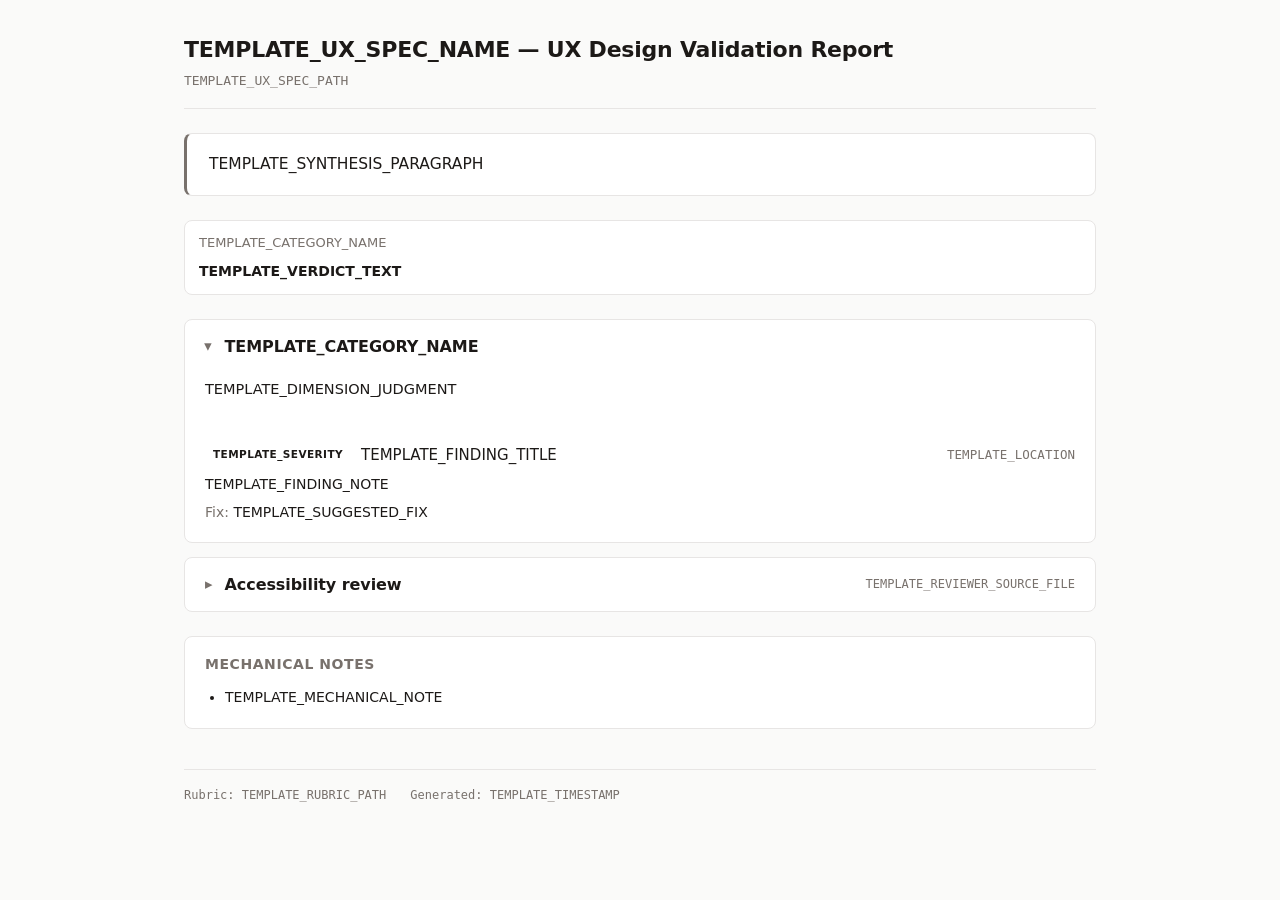
<file: .agents/skills/bmad-ux/assets/validation-report-template.html>
<!DOCTYPE html>
<!--
  UX Design Validation Report — skeleton template.

  This file is a starter the synthesis pass fills in directly. There is no
  substitution engine. The LLM:
    1. Reads {doc_workspace}/review-rubric.md and every review-{slug}.md from
       additional reviewers.
    2. Copies this skeleton.
    3. Replaces the placeholder content (everything between TEMPLATE markers)
       with the consolidated review, preserving the structure and CSS.
    4. Writes the result to {doc_workspace}/validation-report.html.
    5. Writes a markdown twin to {doc_workspace}/validation-report.md.

  Visual rules the LLM must preserve:
    - The container width, the color tokens, the typography.
    - One dimension = one collapsible <section class="dimension">.
    - Verdict pill uses the verdict-* class matching its judgment.
    - Severity badge uses the badge-sev-* class matching its level.
    - Each extra reviewer (accessibility, adversarial, etc.) gets its own
      collapsible section below the rubric dimensions.
    - The footer always shows the artifact paths and timestamp.
-->
<html lang="en">
<head>
<meta charset="utf-8">
<title>UX Design Validation: TEMPLATE_UX_SPEC_NAME</title>
<style>
  :root {
    --bg: #fafaf9;
    --surface: #ffffff;
    --border: #e7e5e4;
    --text: #1c1917;
    --muted: #78716c;

    --verdict-strong: #16a34a;
    --verdict-adequate: #65a30d;
    --verdict-thin: #d97706;
    --verdict-broken: #dc2626;

    --sev-low: #64748b;
    --sev-medium: #ca8a04;
    --sev-high: #ea580c;
    --sev-critical: #dc2626;
  }
  * { box-sizing: border-box; }
  html, body { margin: 0; padding: 0; }
  body {
    font-family: -apple-system, BlinkMacSystemFont, "Segoe UI", Inter, system-ui, sans-serif;
    background: var(--bg);
    color: var(--text);
    line-height: 1.6;
    font-size: 15px;
  }
  .container { max-width: 960px; margin: 0 auto; padding: 32px 24px 64px; }

  header.report-header {
    display: flex;
    align-items: flex-start;
    justify-content: space-between;
    gap: 24px;
    padding-bottom: 16px;
    border-bottom: 1px solid var(--border);
    margin-bottom: 24px;
  }
  .title h1 { margin: 0; font-size: 22px; font-weight: 600; letter-spacing: -0.01em; }
  .title .subtitle { color: var(--muted); font-size: 13px; margin-top: 4px; font-family: ui-monospace, "SF Mono", Menlo, monospace; }

  .synthesis {
    background: var(--surface);
    border: 1px solid var(--border);
    border-left: 3px solid var(--muted);
    border-radius: 8px;
    padding: 18px 22px;
    margin-bottom: 24px;
    font-size: 15.5px;
  }
  .synthesis p { margin: 0 0 10px; }
  .synthesis p:last-child { margin-bottom: 0; }

  .dimension-summary {
    display: grid;
    grid-template-columns: repeat(auto-fit, minmax(180px, 1fr));
    gap: 10px;
    margin-bottom: 24px;
  }
  .dim-card {
    background: var(--surface);
    border: 1px solid var(--border);
    border-radius: 8px;
    padding: 12px 14px;
  }
  .dim-card .dim-name { font-size: 13px; color: var(--muted); margin-bottom: 6px; }
  .dim-card .dim-verdict { font-size: 14px; font-weight: 600; }

  section.dimension, section.reviewer-section { margin-bottom: 14px; }
  section.dimension details, section.reviewer-section details {
    background: var(--surface);
    border: 1px solid var(--border);
    border-radius: 8px;
    overflow: hidden;
  }
  section summary {
    padding: 14px 20px;
    cursor: pointer;
    user-select: none;
    list-style: none;
    display: flex;
    align-items: center;
    gap: 12px;
  }
  section summary::-webkit-details-marker { display: none; }
  section summary::before {
    content: "▸";
    display: inline-block;
    color: var(--muted);
    transition: transform 0.15s ease;
  }
  section details[open] summary::before { transform: rotate(90deg); }
  section summary h2 {
    display: inline;
    margin: 0;
    font-size: 16px;
    font-weight: 600;
    letter-spacing: -0.005em;
    flex: 1;
  }
  .verdict-pill {
    font-size: 11px;
    padding: 3px 10px;
    border-radius: 999px;
    font-weight: 600;
    text-transform: uppercase;
    letter-spacing: 0.04em;
    color: white;
  }
  .verdict-strong { background: var(--verdict-strong); }
  .verdict-adequate { background: var(--verdict-adequate); }
  .verdict-thin { background: var(--verdict-thin); }
  .verdict-broken { background: var(--verdict-broken); }

  .dim-body { padding: 4px 20px 18px; }
  .dim-judgment { color: var(--text); font-size: 14.5px; }
  .dim-judgment p { margin: 0 0 10px; }

  .findings-list { padding: 0 20px 4px; }
  article.finding {
    padding: 14px 0;
    border-top: 1px solid var(--border);
  }
  article.finding:first-child { border-top: none; }
  article.finding header {
    display: flex;
    align-items: center;
    gap: 10px;
    flex-wrap: wrap;
    margin-bottom: 6px;
  }
  .badge {
    font-size: 10.5px;
    padding: 3px 8px;
    border-radius: 4px;
    font-weight: 600;
    text-transform: uppercase;
    letter-spacing: 0.04em;
    line-height: 1.4;
  }
  .badge-sev-low { background: rgba(100, 116, 139, 0.12); color: var(--sev-low); }
  .badge-sev-medium { background: rgba(202, 138, 4, 0.14); color: var(--sev-medium); }
  .badge-sev-high { background: rgba(234, 88, 12, 0.14); color: var(--sev-high); }
  .badge-sev-critical { background: rgba(220, 38, 38, 0.14); color: var(--sev-critical); }
  .finding-title { margin: 0; font-size: 15px; font-weight: 500; flex: 1; min-width: 200px; }
  .finding-location { font-family: ui-monospace, "SF Mono", Menlo, monospace; font-size: 12.5px; color: var(--muted); }
  .finding-note, .finding-fix { margin-top: 6px; font-size: 14px; }
  .finding-fix strong { color: var(--muted); font-weight: 500; }

  .reviewer-source {
    font-size: 12px;
    color: var(--muted);
    font-family: ui-monospace, "SF Mono", Menlo, monospace;
  }

  .mechanical {
    background: var(--surface);
    border: 1px solid var(--border);
    border-radius: 8px;
    padding: 16px 20px;
    margin-top: 24px;
    font-size: 14px;
  }
  .mechanical h3 { margin: 0 0 10px; font-size: 14px; font-weight: 600; color: var(--muted); text-transform: uppercase; letter-spacing: 0.04em; }
  .mechanical ul { margin: 0; padding-left: 20px; }
  .mechanical li { margin-bottom: 4px; color: var(--text); }

  footer.report-footer {
    margin-top: 40px;
    padding-top: 16px;
    border-top: 1px solid var(--border);
    font-size: 12px;
    color: var(--muted);
    font-family: ui-monospace, "SF Mono", Menlo, monospace;
  }
  footer .meta { display: flex; gap: 24px; flex-wrap: wrap; }
</style>
</head>
<body>
  <div class="container">

    <!-- TEMPLATE: header. Fill ux spec name and ux spec path. No overall grade —
         per-category verdicts and severity counts below carry the picture. -->
    <header class="report-header">
      <div class="title">
        <h1>TEMPLATE_UX_SPEC_NAME — UX Design Validation Report</h1>
        <div class="subtitle">TEMPLATE_UX_SPEC_PATH</div>
      </div>
    </header>

    <!-- TEMPLATE: overall synthesis paragraphs. Lift directly from
         review-rubric.md "Overall verdict" section; expand if extra reviewers
         (accessibility, adversarial, etc.) materially shift the picture.
         Wrap each paragraph in <p>. -->
    <div class="synthesis">
      <p>TEMPLATE_SYNTHESIS_PARAGRAPH</p>
    </div>

    <!-- TEMPLATE: dimension summary cards. One per rubric category, in this
         canonical order (from references/validate.md):
           1. Flow coverage
           2. Token completeness
           3. Component coverage
           4. State coverage
           5. Visual reference coverage
           6. Bloat & overspecification
           7. Inheritance discipline
           8. Shape fit
         The dim-verdict text uses one of: strong | adequate | thin | broken. -->
    <div class="dimension-summary">
      <div class="dim-card">
        <div class="dim-name">TEMPLATE_CATEGORY_NAME</div>
        <div class="dim-verdict" style="color: var(--verdict-TEMPLATE_VERDICT)">TEMPLATE_VERDICT_TEXT</div>
      </div>
      <!-- repeat for each of the eight rubric categories -->
    </div>

    <!-- TEMPLATE: one section per rubric category, same canonical order as the
         summary cards above. Skip a category entirely if the rubric review
         marked it n/a for this UX spec. Open the section by default if verdict
         is thin or broken. -->
    <section class="dimension">
      <details open>
        <summary>
          <h2>TEMPLATE_CATEGORY_NAME</h2>
          <span class="verdict-pill verdict-TEMPLATE_VERDICT">TEMPLATE_VERDICT_TEXT</span>
        </summary>
        <div class="dim-body">
          <div class="dim-judgment">
            <p>TEMPLATE_DIMENSION_JUDGMENT</p>
          </div>
        </div>
        <div class="findings-list">
          <!-- TEMPLATE: zero or more findings -->
          <article class="finding">
            <header>
              <span class="badge badge-sev-TEMPLATE_SEVERITY">TEMPLATE_SEVERITY</span>
              <h3 class="finding-title">TEMPLATE_FINDING_TITLE</h3>
              <span class="finding-location">TEMPLATE_LOCATION</span>
            </header>
            <div class="finding-note">TEMPLATE_FINDING_NOTE</div>
            <div class="finding-fix"><strong>Fix:</strong> TEMPLATE_SUGGESTED_FIX</div>
          </article>
        </div>
      </details>
    </section>

    <!-- TEMPLATE: one section per extra reviewer that ran (accessibility,
         adversarial, brand-conformance, etc.). Skip this block entirely if
         only the rubric walker ran. -->
    <section class="reviewer-section">
      <details>
        <summary>
          <h2>Accessibility review</h2>
          <span class="reviewer-source">TEMPLATE_REVIEWER_SOURCE_FILE</span>
        </summary>
        <div class="dim-body">
          <div class="dim-judgment">
            <p>TEMPLATE_REVIEWER_PREAMBLE</p>
          </div>
        </div>
        <div class="findings-list">
          <article class="finding">
            <header>
              <span class="badge badge-sev-TEMPLATE_SEVERITY">TEMPLATE_SEVERITY</span>
              <h3 class="finding-title">TEMPLATE_FINDING_TITLE</h3>
              <span class="finding-location">TEMPLATE_LOCATION</span>
            </header>
            <div class="finding-note">TEMPLATE_FINDING_NOTE</div>
            <div class="finding-fix"><strong>Fix:</strong> TEMPLATE_SUGGESTED_FIX</div>
          </article>
        </div>
      </details>
    </section>

    <!-- TEMPLATE: mechanical notes — short, bulleted. Skip if there are none. -->
    <div class="mechanical">
      <h3>Mechanical notes</h3>
      <ul>
        <li>TEMPLATE_MECHANICAL_NOTE</li>
      </ul>
    </div>

    <footer class="report-footer">
      <div class="meta">
        <span>Rubric: TEMPLATE_RUBRIC_PATH</span>
        <span>Generated: TEMPLATE_TIMESTAMP</span>
      </div>
    </footer>
  </div>
</body>
</html>
</file>
<file: css/style.css>
/**
 * style.css - Styles mobile-first pour Kountz
 * Dark mode, palette vibrante, optimisé Galaxy S25 Ultra
 */

/* --- Variables CSS --- */
:root {
  --primary: #6C5CE7;
  --primary-dark: #5A4BD1;
  --primary-light: #A29BFE;
  --success: #00B894;
  --success-dark: #00A381;
  --warning: #FDCB6E;
  --danger: #E17055;
  --danger-light: #E17055aa;

  --bg: #1a1a2e;
  --bg-card: #16213e;
  --bg-input: #0f3460;
  --bg-surface: #1f2940;

  --text: #eee;
  --text-muted: #8892b0;
  --text-dim: #5a6380;

  --radius: 12px;
  --radius-sm: 8px;
  --radius-round: 50%;

  --shadow: 0 4px 15px rgba(0,0,0,0.3);
  --shadow-sm: 0 2px 8px rgba(0,0,0,0.2);

  --font: -apple-system, BlinkMacSystemFont, 'Segoe UI', Roboto, Oxygen, Ubuntu, sans-serif;
  --transition: 0.2s ease;
}

/* --- Reset & Base --- */
*, *::before, *::after {
  box-sizing: border-box;
  margin: 0;
  padding: 0;
}

html {
  font-size: 16px;
  -webkit-text-size-adjust: 100%;
}

body {
  font-family: var(--font);
  background: var(--bg);
  color: var(--text);
  min-height: 100vh;
  min-height: 100dvh;
  overflow-x: hidden;
  -webkit-font-smoothing: antialiased;
  padding-bottom: env(safe-area-inset-bottom, 0);
}

#app {
  max-width: 480px;
  margin: 0 auto;
  padding: 0 16px 32px;
}

/* --- Header --- */
.header {
  display: flex;
  align-items: center;
  justify-content: space-between;
  padding: 16px 0;
  margin-bottom: 8px;
  position: sticky;
  top: 0;
  background: var(--bg);
  z-index: 10;
}

.header h1 {
  font-size: 1.25rem;
  font-weight: 700;
  flex: 1;
  text-align: center;
}

.logo {
  font-size: 1.5rem;
  font-weight: 800;
  background: linear-gradient(135deg, var(--primary), var(--primary-light));
  -webkit-background-clip: text;
  -webkit-text-fill-color: transparent;
  background-clip: text;
  flex: 1;
  text-align: left;
}

/* --- Boutons --- */
.btn {
  display: inline-flex;
  align-items: center;
  justify-content: center;
  gap: 6px;
  padding: 12px 20px;
  border: none;
  border-radius: var(--radius);
  font-size: 1rem;
  font-weight: 600;
  cursor: pointer;
  transition: all var(--transition);
  text-decoration: none;
  white-space: nowrap;
  -webkit-tap-highlight-color: transparent;
}

.btn:active {
  transform: scale(0.97);
}

.btn-primary {
  background: var(--primary);
  color: white;
}
.btn-primary:active {
  background: var(--primary-dark);
}

.btn-success {
  background: var(--success);
  color: white;
}
.btn-success:active {
  background: var(--success-dark);
}

.btn-warning {
  background: var(--warning);
  color: #333;
}

.btn-danger {
  background: var(--danger);
  color: white;
}

.btn-danger-light {
  background: var(--danger-light);
  color: white;
}

.btn-outline {
  background: transparent;
  color: var(--text);
  border: 1px solid var(--text-muted);
}
.btn-outline:active {
  background: var(--bg-surface);
}

.btn-sm {
  padding: 8px 14px;
  font-size: 0.85rem;
}

.btn-lg {
  padding: 16px 24px;
  font-size: 1.15rem;
}

.btn-xl {
  padding: 20px 32px;
  font-size: 1.3rem;
}

.btn-block {
  display: flex;
  width: 100%;
}

.btn-round {
  width: 56px;
  height: 56px;
  border-radius: var(--radius-round);
  padding: 0;
  font-size: 1.3rem;
  font-weight: 700;
}

.btn-icon {
  background: none;
  border: none;
  color: var(--text);
  padding: 8px;
  cursor: pointer;
  border-radius: var(--radius-sm);
  transition: background var(--transition);
  -webkit-tap-highlight-color: transparent;
  width: 40px;
  height: 40px;
  display: flex;
  align-items: center;
  justify-content: center;
}
.btn-icon:active {
  background: var(--bg-surface);
}

/* --- Cards --- */
.card {
  background: var(--bg-card);
  border-radius: var(--radius);
  padding: 16px;
  margin-bottom: 12px;
  box-shadow: var(--shadow-sm);
  display: flex;
  align-items: center;
  gap: 12px;
  cursor: pointer;
  transition: transform var(--transition), box-shadow var(--transition);
  -webkit-tap-highlight-color: transparent;
}

.card:active {
  transform: scale(0.98);
}

.card-complete {
  border-left: 4px solid var(--success);
}

.card-content {
  flex: 1;
  min-width: 0;
}

.card-title {
  font-weight: 600;
  font-size: 1.05rem;
  margin-bottom: 4px;
}

.card-arrow {
  color: var(--text-muted);
  flex-shrink: 0;
}

.card-progress-text {
  font-size: 0.9rem;
  margin-bottom: 6px;
  display: flex;
  align-items: center;
  gap: 2px;
}

.progress-value {
  font-weight: 700;
  color: var(--primary-light);
  font-size: 1.1rem;
}

.progress-sep {
  color: var(--text-muted);
}

.progress-target {
  color: var(--text-muted);
}

/* --- Badges --- */
.badge {
  display: inline-block;
  padding: 2px 8px;
  border-radius: 10px;
  font-size: 0.75rem;
  font-weight: 600;
  margin-left: 8px;
}

.badge-success {
  background: var(--success);
  color: white;
}

.badge-info {
  background: var(--primary);
  color: white;
  font-size: 0.7rem;
}

/* --- Progress Bar --- */
.progress-bar {
  height: 6px;
  background: var(--bg-surface);
  border-radius: 3px;
  overflow: hidden;
}

.progress-bar-lg {
  height: 10px;
  border-radius: 5px;
}

.progress-fill {
  height: 100%;
  background: linear-gradient(90deg, var(--primary), var(--primary-light));
  border-radius: inherit;
  transition: width 0.4s ease;
}

.fill-success {
  background: linear-gradient(90deg, var(--success), #55efc4);
}

.fill-info {
  background: linear-gradient(90deg, var(--primary), var(--primary-light));
}

.progress-bar-sm {
  height: 4px;
  border-radius: 2px;
}

/* --- Sections --- */
.section {
  margin-bottom: 24px;
}

.section-header {
  display: flex;
  align-items: center;
  justify-content: space-between;
  margin-bottom: 12px;
}

.section-header h2 {
  font-size: 1.15rem;
  font-weight: 700;
}

.empty-state {
  text-align: center;
  padding: 32px 16px;
  background: var(--bg-card);
  border-radius: var(--radius);
}

.empty-state p {
  margin-bottom: 4px;
}

/* --- Formulaires --- */
.form {
  padding: 0 0 24px;
}

.form-group {
  margin-bottom: 16px;
}

.form-group label {
  display: block;
  font-size: 0.9rem;
  font-weight: 600;
  margin-bottom: 6px;
  color: var(--text-muted);
}

.form-row {
  display: grid;
  grid-template-columns: 1fr 1fr;
  gap: 12px;
}

.input {
  width: 100%;
  padding: 12px 16px;
  background: var(--bg-input);
  border: 1px solid transparent;
  border-radius: var(--radius-sm);
  color: var(--text);
  font-size: 1rem;
  font-family: var(--font);
  transition: border-color var(--transition);
  -webkit-appearance: none;
  appearance: none;
}

.input:focus {
  outline: none;
  border-color: var(--primary);
}

.input-center {
  text-align: center;
  font-size: 1.2rem;
  font-weight: 700;
  width: 80px;
}

select.input {
  cursor: pointer;
}

.form-actions {
  display: flex;
  gap: 12px;
  margin-top: 24px;
}

/* --- Preview Box --- */
.preview-box {
  background: var(--bg-surface);
  border-radius: var(--radius);
  padding: 16px;
  margin: 16px 0;
}

.preview-box h3 {
  font-size: 0.95rem;
  margin-bottom: 12px;
  color: var(--primary-light);
}

.preview-sets {
  display: flex;
  flex-wrap: wrap;
  gap: 6px;
  margin-bottom: 8px;
}

.preview-set {
  background: var(--bg-card);
  padding: 6px 10px;
  border-radius: var(--radius-sm);
  font-size: 0.8rem;
  display: flex;
  flex-direction: column;
  align-items: center;
  min-width: 48px;
}

.set-num {
  color: var(--text-muted);
  font-size: 0.7rem;
}

.set-val {
  font-weight: 700;
  font-size: 1rem;
}

.set-time {
  font-size: 0.65rem;
  color: var(--text-dim);
}

.preview-total {
  font-weight: 600;
  color: var(--success);
  font-size: 0.9rem;
}

.preview-end {
  font-size: 0.85rem;
  color: var(--text-muted);
  margin-top: 4px;
}

/* --- Alertes --- */
.alert {
  padding: 10px 14px;
  border-radius: var(--radius-sm);
  font-size: 0.85rem;
  margin-top: 8px;
}

.alert-warning {
  background: rgba(253, 203, 110, 0.15);
  color: var(--warning);
  border: 1px solid var(--warning);
}

/* --- Session active --- */
.session-progress {
  text-align: center;
  padding: 16px 0;
}

.session-progress-text {
  display: flex;
  align-items: baseline;
  justify-content: center;
  gap: 4px;
  margin-bottom: 12px;
}

.big-number {
  font-size: 2.5rem;
  font-weight: 800;
  color: var(--primary-light);
}

.big-sep {
  font-size: 1.5rem;
  color: var(--text-muted);
}

.big-target {
  font-size: 1.5rem;
  color: var(--text-muted);
}

.session-percent {
  font-size: 0.9rem;
  color: var(--text-muted);
  margin-top: 6px;
}

/* --- Série en cours --- */
.current-set {
  background: var(--bg-card);
  border-radius: var(--radius);
  padding: 24px;
  text-align: center;
  margin-bottom: 24px;
  box-shadow: var(--shadow);
}

.set-info {
  font-size: 0.9rem;
  color: var(--text-muted);
  margin-bottom: 8px;
}

.set-planned {
  margin-bottom: 16px;
}

.set-big-number {
  font-size: 3.5rem;
  font-weight: 800;
  color: var(--primary-light);
}

.set-unit {
  display: block;
  font-size: 1rem;
  color: var(--text-muted);
  margin-top: -4px;
}

.set-adjust {
  display: flex;
  align-items: center;
  justify-content: center;
  gap: 12px;
  margin-bottom: 20px;
}

/* --- Session complète --- */
.session-complete {
  text-align: center;
  padding: 40px 20px;
  background: var(--bg-card);
  border-radius: var(--radius);
  margin-bottom: 24px;
}

.complete-icon {
  font-size: 3rem;
  color: var(--success);
  margin-bottom: 12px;
}

.session-complete h2 {
  color: var(--success);
  margin-bottom: 8px;
}

/* --- Historique séries --- */
.session-history {
  background: var(--bg-card);
  border-radius: var(--radius);
  padding: 16px;
  margin-bottom: 16px;
}

.session-history h3 {
  font-size: 0.9rem;
  color: var(--text-muted);
  margin-bottom: 12px;
}

.sets-list {
  display: flex;
  flex-direction: column;
  gap: 8px;
}

.set-done {
  display: flex;
  align-items: center;
  gap: 12px;
  padding: 8px 12px;
  background: var(--bg-surface);
  border-radius: var(--radius-sm);
  font-size: 0.9rem;
}

.set-done-num {
  color: var(--text-muted);
  font-weight: 600;
  min-width: 28px;
}

.set-done-val {
  flex: 1;
  font-weight: 600;
}

.set-done-diff {
  font-size: 0.8rem;
  font-weight: 600;
}

.set-done-time {
  color: var(--text-dim);
  font-size: 0.8rem;
}

.text-success { color: var(--success); }
.text-danger { color: var(--danger); }
.text-muted { color: var(--text-muted); }
.text-center { text-align: center; }

/* --- Timer --- */
.timer-zone {
  margin-bottom: 20px;
}

.timer-display {
  text-align: center;
  padding: 16px;
  background: var(--bg-card);
  border-radius: var(--radius);
  box-shadow: var(--shadow);
}

.timer-circle {
  position: relative;
  width: 140px;
  height: 140px;
  margin: 0 auto 12px;
}

.timer-svg {
  width: 100%;
  height: 100%;
  transform: rotate(-90deg);
}

.timer-bg {
  fill: none;
  stroke: var(--bg-surface);
  stroke-width: 6;
}

.timer-progress {
  fill: none;
  stroke: var(--primary);
  stroke-width: 6;
  stroke-linecap: round;
  stroke-dasharray: 283;
  transition: stroke-dashoffset 1s linear;
}

.timer-text {
  position: absolute;
  top: 50%;
  left: 50%;
  transform: translate(-50%, -50%);
  font-size: 2rem;
  font-weight: 800;
  font-variant-numeric: tabular-nums;
}

.timer-label {
  font-size: 0.9rem;
  color: var(--text-muted);
  margin-bottom: 12px;
}

.timer-actions {
  display: flex;
  gap: 12px;
  justify-content: center;
}

/* --- Compteurs --- */
.card-counter {
  cursor: default;
}

.card-counter .card-content {
  cursor: pointer;
}

.counter-value {
  font-size: 1.8rem;
  font-weight: 800;
  color: var(--primary-light);
}

.counter-actions {
  display: flex;
  gap: 8px;
  flex-shrink: 0;
}

.counter-actions .btn-round {
  width: 48px;
  height: 48px;
  font-size: 1.2rem;
}

.counter-detail {
  text-align: center;
  padding: 32px 0;
}

.counter-big-value {
  font-size: 5rem;
  font-weight: 800;
  color: var(--primary-light);
  line-height: 1;
}

.counter-today-label {
  font-size: 1rem;
  color: var(--text-muted);
  margin: 8px 0 24px;
}

.counter-detail-actions {
  display: flex;
  justify-content: center;
  gap: 24px;
}

/* --- Statistiques --- */
.stats-summary {
  display: grid;
  grid-template-columns: 1fr 1fr;
  gap: 12px;
  margin-bottom: 20px;
}

.stat-card {
  background: var(--bg-card);
  border-radius: var(--radius);
  padding: 16px;
  text-align: center;
}

.stat-value {
  font-size: 1.5rem;
  font-weight: 800;
  color: var(--primary-light);
}

.stat-label {
  font-size: 0.8rem;
  color: var(--text-muted);
  margin-top: 4px;
}

.stats-mini-row {
  display: flex;
  gap: 12px;
  font-size: 0.8rem;
  color: var(--text-muted);
}

/* --- Graphique barres --- */
.bar-chart {
  display: flex;
  gap: 4px;
  align-items: flex-end;
  overflow-x: auto;
  padding: 8px 0;
  -webkit-overflow-scrolling: touch;
}

.bar-col {
  display: flex;
  flex-direction: column;
  align-items: center;
  min-width: 28px;
  flex: 1;
}

.bar-container {
  position: relative;
  width: 100%;
  display: flex;
  align-items: flex-end;
  justify-content: center;
}

.bar {
  width: 100%;
  max-width: 24px;
  border-radius: 4px 4px 0 0;
  transition: height 0.3s ease;
}

.bar-success {
  background: var(--success);
}

.bar-partial {
  background: var(--warning);
}

.bar-none {
  background: var(--bg-surface);
}

.bar-target-line {
  position: absolute;
  left: 0;
  right: 0;
  height: 1px;
  border-top: 1px dashed var(--text-dim);
}

.bar-label {
  font-size: 0.65rem;
  color: var(--text-dim);
  margin-top: 4px;
}

.bar-date {
  font-size: 0.55rem;
  color: var(--text-dim);
}

/* --- Mini barres (compteurs) --- */
.mini-bars {
  display: flex;
  gap: 3px;
  align-items: flex-end;
  height: 70px;
  margin-top: 12px;
}

.mini-bar-col {
  display: flex;
  flex-direction: column;
  align-items: center;
  flex: 1;
}

.mini-bar {
  width: 100%;
  max-width: 16px;
  background: var(--primary);
  border-radius: 2px 2px 0 0;
}

.mini-bar-label {
  font-size: 0.55rem;
  color: var(--text-dim);
  margin-top: 2px;
}

/* --- Calendrier --- */
.calendar {
  background: var(--bg-card);
  border-radius: var(--radius);
  padding: 12px;
}

.calendar-header {
  display: grid;
  grid-template-columns: repeat(7, 1fr);
  gap: 4px;
  margin-bottom: 4px;
}

.cal-day-name {
  text-align: center;
  font-size: 0.7rem;
  font-weight: 600;
  color: var(--text-muted);
  padding: 4px 0;
}

.calendar-week {
  display: grid;
  grid-template-columns: repeat(7, 1fr);
  gap: 4px;
}

.cal-day {
  aspect-ratio: 1;
  display: flex;
  align-items: center;
  justify-content: center;
  border-radius: var(--radius-sm);
  font-size: 0.8rem;
  font-weight: 600;
}

.cal-empty {
  background: transparent;
}

.cal-none {
  background: var(--bg-surface);
  color: var(--text-dim);
}

.cal-complete {
  background: var(--success);
  color: white;
}

.cal-partial {
  background: var(--warning);
  color: #333;
}

.cal-future {
  background: transparent;
  color: var(--text-dim);
  border: 1px dashed var(--text-dim);
}

/* --- Animations --- */
@keyframes fadeIn {
  from { opacity: 0; transform: translateY(8px); }
  to { opacity: 1; transform: translateY(0); }
}

.card, .current-set, .session-complete, .timer-display {
  animation: fadeIn 0.25s ease;
}

/* --- Scrollbar --- */
::-webkit-scrollbar {
  width: 4px;
  height: 4px;
}

::-webkit-scrollbar-thumb {
  background: var(--text-dim);
  border-radius: 2px;
}

::-webkit-scrollbar-track {
  background: transparent;
}

/* --- Défi / Challenge --- */
.challenge-mini {
  margin-top: 8px;
}

.challenge-mini-text {
  display: flex;
  justify-content: space-between;
  font-size: 0.75rem;
  color: var(--text-muted);
  margin-bottom: 4px;
}

.challenge-banner {
  background: var(--bg-card);
  border: 1px solid var(--primary);
  border-radius: var(--radius);
  padding: 12px 16px;
  margin-bottom: 16px;
}

.challenge-banner-title {
  font-weight: 700;
  font-size: 0.95rem;
  color: var(--primary-light);
  margin-bottom: 8px;
  text-align: center;
}

.challenge-banner-stats {
  display: flex;
  justify-content: space-around;
  margin-bottom: 8px;
}

.challenge-stat {
  font-size: 0.9rem;
  font-weight: 600;
  color: var(--text);
}

.challenge-stat small {
  font-weight: 400;
  font-size: 0.7rem;
  color: var(--text-muted);
}

.challenge-stats-card {
  background: var(--bg-card);
  border: 1px solid var(--primary);
  border-radius: var(--radius);
  padding: 16px;
  margin-bottom: 20px;
}

.challenge-stats-card h3 {
  text-align: center;
  color: var(--primary-light);
  margin-bottom: 12px;
}

.challenge-progress-ring {
  text-align: center;
  margin-bottom: 12px;
}

.challenge-day-counter {
  display: inline-flex;
  align-items: baseline;
  gap: 2px;
}

.challenge-day-big {
  font-size: 2.5rem;
  font-weight: 800;
  color: var(--primary-light);
}

.challenge-day-sep {
  font-size: 1.5rem;
  color: var(--text-muted);
}

.challenge-day-total {
  font-size: 1.5rem;
  color: var(--text-muted);
}

.challenge-dates {
  display: flex;
  justify-content: space-between;
  font-size: 0.75rem;
  color: var(--text-dim);
  margin-top: 8px;
}

/* --- Divider formulaire --- */
.form-divider {
  display: flex;
  align-items: center;
  gap: 12px;
  margin: 20px 0 12px;
  color: var(--text-muted);
  font-size: 0.85rem;
  font-weight: 600;
}

.form-divider::before,
.form-divider::after {
  content: '';
  flex: 1;
  height: 1px;
  background: var(--text-dim);
}

.text-sm {
  font-size: 0.8rem;
}

.text-success {
  color: var(--success) !important;
}

.text-warning {
  color: var(--warning) !important;
}

/* --- Exercice minuté --- */
.timed-exercise-card {
  background: var(--bg-card);
  border-radius: var(--radius);
  padding: 24px;
  text-align: center;
  margin-bottom: 24px;
  box-shadow: var(--shadow);
}

.timed-rep-info {
  font-size: 1rem;
  color: var(--text-muted);
  margin-bottom: 16px;
}

.timed-circle-container {
  margin: 0 auto 16px;
  width: 180px;
  height: 180px;
  position: relative;
}

.timed-circle {
  width: 180px;
  height: 180px;
}

.timed-circle-text {
  position: absolute;
  top: 50%;
  left: 50%;
  transform: translate(-50%, -50%);
  text-align: center;
}

.timed-phase {
  font-size: 0.9rem;
  font-weight: 700;
  letter-spacing: 0.05em;
  margin-bottom: 4px;
  color: var(--text-muted);
}

.timed-phase-hold {
  color: var(--success);
}

.timed-phase-release {
  color: #74b9ff;
}

.timed-phase-done {
  color: var(--success);
}

.timed-countdown {
  font-size: 2rem;
  font-weight: 800;
  font-variant-numeric: tabular-nums;
}

.timed-hold .timed-progress-ring {
  stroke: var(--success);
}

.timed-release .timed-progress-ring {
  stroke: #74b9ff;
}

.timed-done .timed-progress-ring {
  stroke: var(--success);
  stroke-dashoffset: 0;
}

.timed-set-progress {
  margin: 12px 0 20px;
}

.timed-actions {
  margin-top: 16px;
}

/* --- Règles de progression --- */
.progression-rules {
  display: flex;
  flex-direction: column;
  gap: 12px;
}

.progression-rule {
  background: var(--bg-surface);
  border: 1px solid var(--text-dim);
  border-radius: var(--radius);
  padding: 12px;
}

.progression-rule-header {
  display: flex;
  justify-content: space-between;
  align-items: center;
  margin-bottom: 8px;
}

.progression-rule-title {
  font-weight: 700;
  font-size: 0.85rem;
  color: var(--primary-light);
}

.btn-icon-sm {
  width: 28px;
  height: 28px;
  padding: 0;
  display: flex;
  align-items: center;
  justify-content: center;
  background: none;
  border: none;
  cursor: pointer;
  border-radius: var(--radius-sm);
}

.btn-icon-sm:hover {
  background: rgba(225, 112, 85, 0.15);
}

.progression-rule .form-group {
  margin-bottom: 6px;
}

.progression-rule .form-group label {
  font-size: 0.75rem;
  margin-bottom: 2px;
}

.progression-rule .form-row {
  gap: 8px;
}

.progression-rule .input {
  padding: 6px 10px;
  font-size: 0.85rem;
}

/* --- Toggle option --- */
.timed-option {
  text-align: center;
}

.toggle-label {
  display: inline-flex;
  align-items: center;
  gap: 8px;
  cursor: pointer;
  font-size: 0.9rem;
}

.toggle-label input[type="checkbox"] {
  width: 20px;
  height: 20px;
  accent-color: var(--primary);
}

/* --- Preset cards --- */
.preset-card {
  cursor: default;
}

.preset-icon {
  font-size: 1.2rem;
  margin-right: 4px;
}

/* --- Conseils (tips) --- */
.tips-details {
  background: var(--bg-card);
  border-radius: var(--radius);
  padding: 12px 16px;
}

.tips-summary {
  cursor: pointer;
  font-weight: 600;
  font-size: 0.9rem;
  color: var(--text-muted);
  padding: 4px 0;
}

.tips-list {
  list-style: none;
  padding: 8px 0 0;
}

.tips-list li {
  font-size: 0.85rem;
  color: var(--text-muted);
  padding: 4px 0;
}

.tips-list li::before {
  content: '• ';
  color: var(--primary-light);
}

/* --- Routine multi-segments (aperçu du déroulé) --- */
.routine-plan {
  display: flex;
  flex-direction: column;
  gap: 6px;
  margin-bottom: 16px;
}

.routine-plan-step {
  display: flex;
  align-items: center;
  gap: 10px;
  padding: 8px 12px;
  background: var(--bg-surface);
  border-radius: var(--radius-sm);
}

.routine-plan-num {
  display: inline-flex;
  align-items: center;
  justify-content: center;
  width: 22px;
  height: 22px;
  border-radius: var(--radius-round);
  background: var(--primary);
  color: #fff;
  font-size: 0.8rem;
  font-weight: 700;
  flex-shrink: 0;
}

.routine-plan-label {
  flex: 1;
  font-weight: 600;
}

.routine-plan-detail {
  font-size: 0.85rem;
  white-space: nowrap;
}

/* --- Safe area (iPhone notch etc.) --- */
@supports (padding-top: env(safe-area-inset-top)) {
  .header {
    padding-top: calc(16px + env(safe-area-inset-top));
  }
}
</file>
